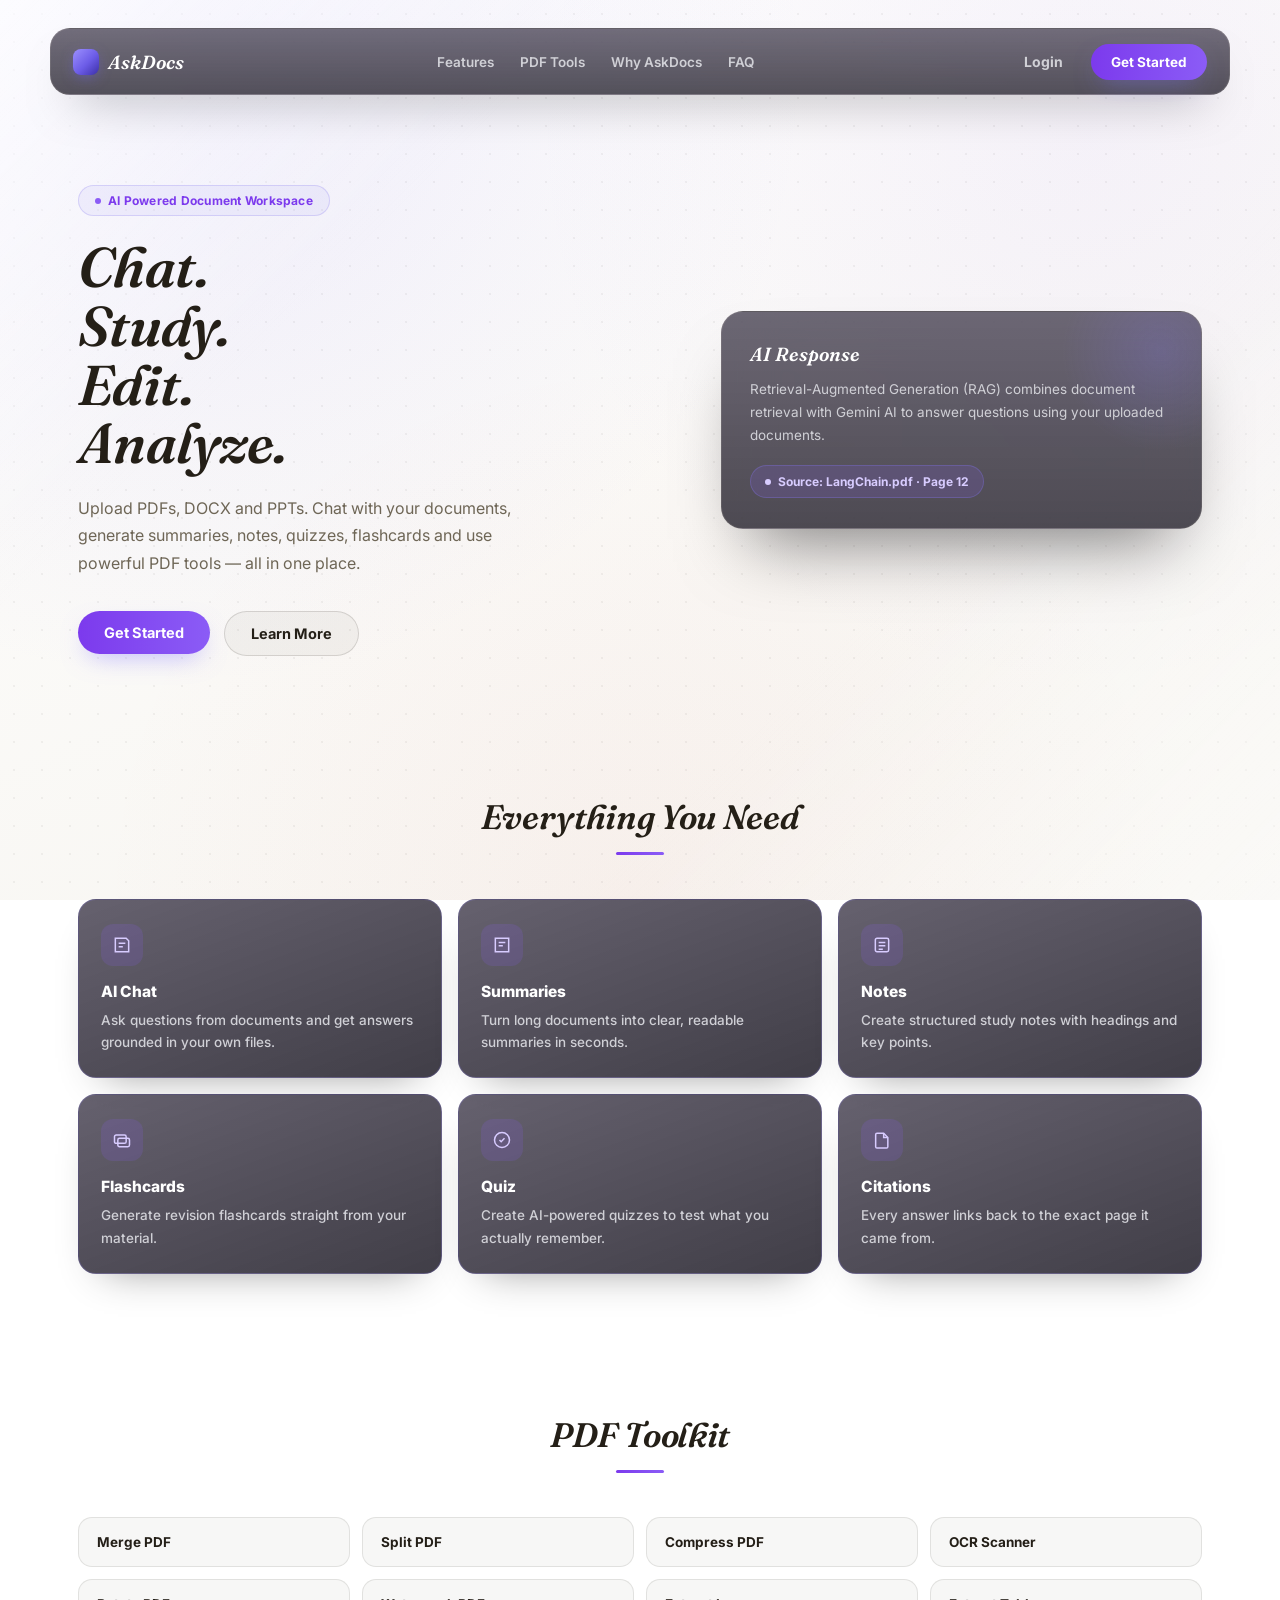
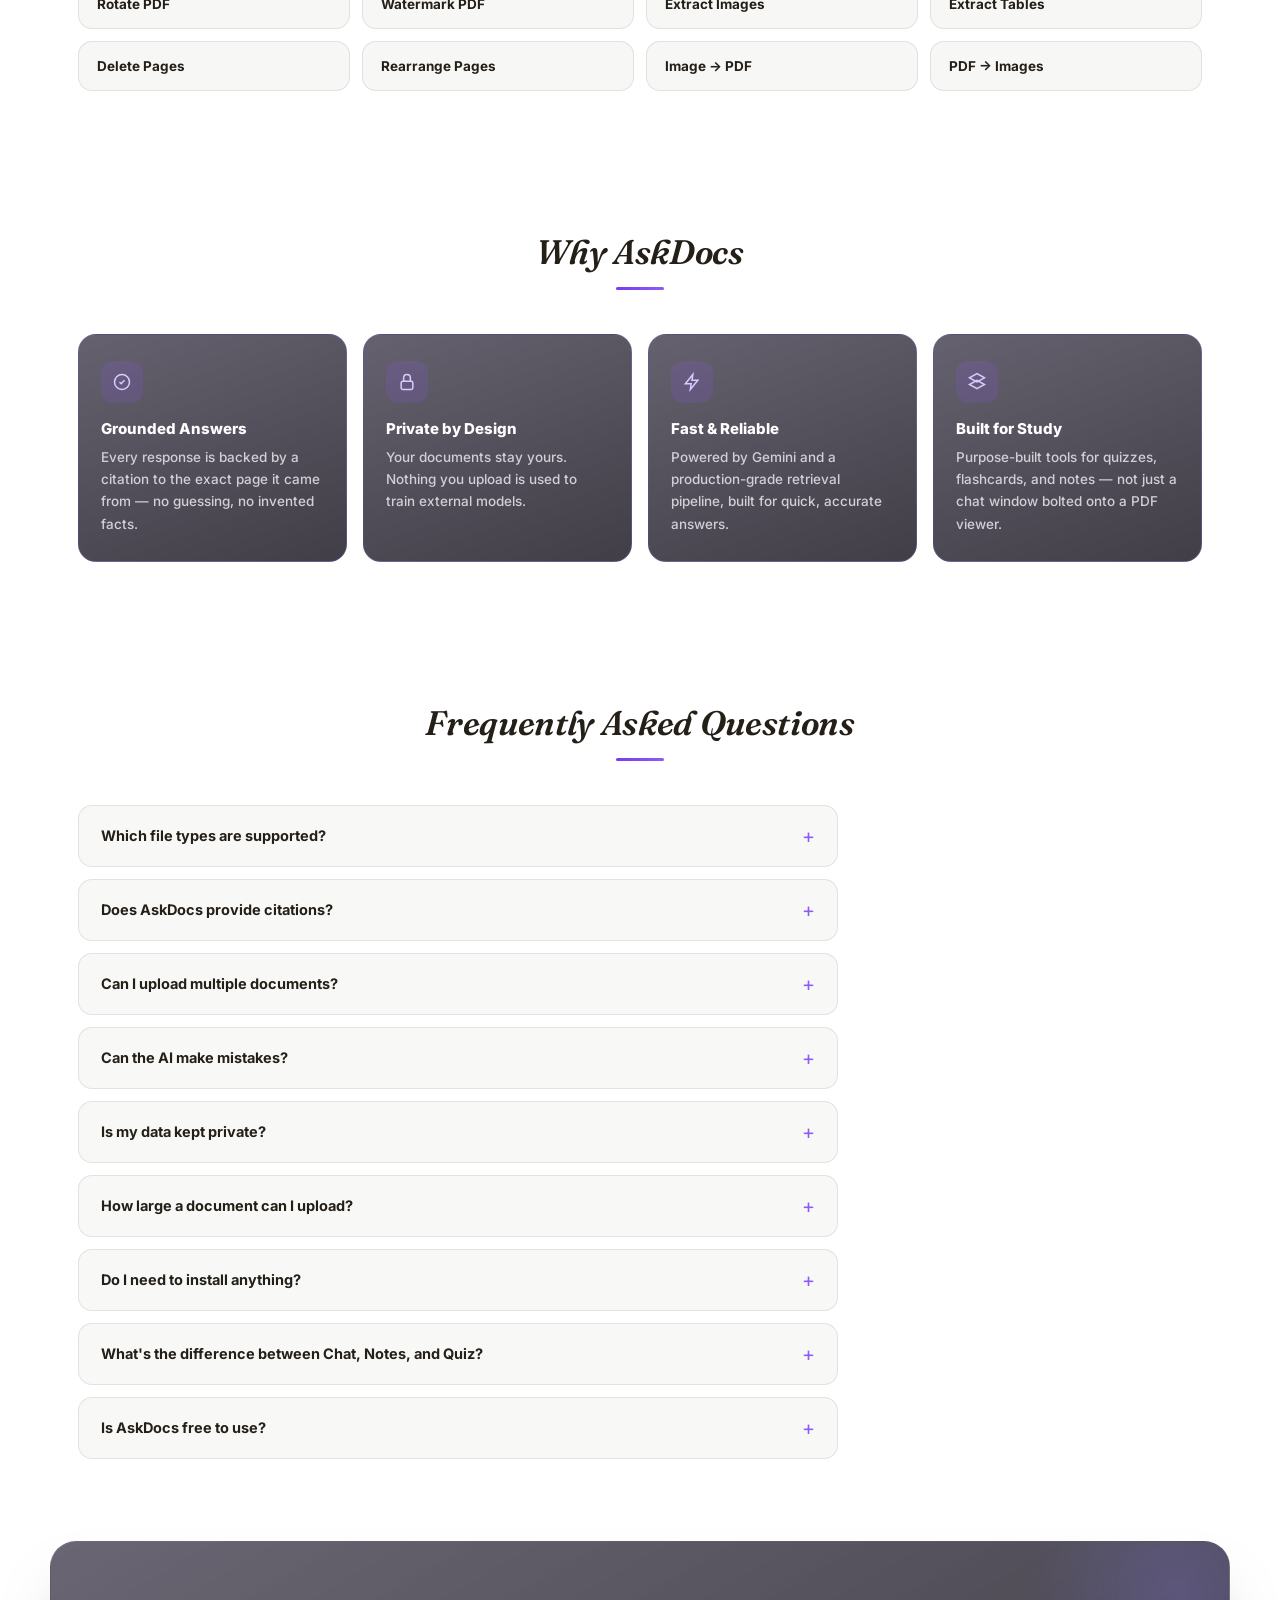
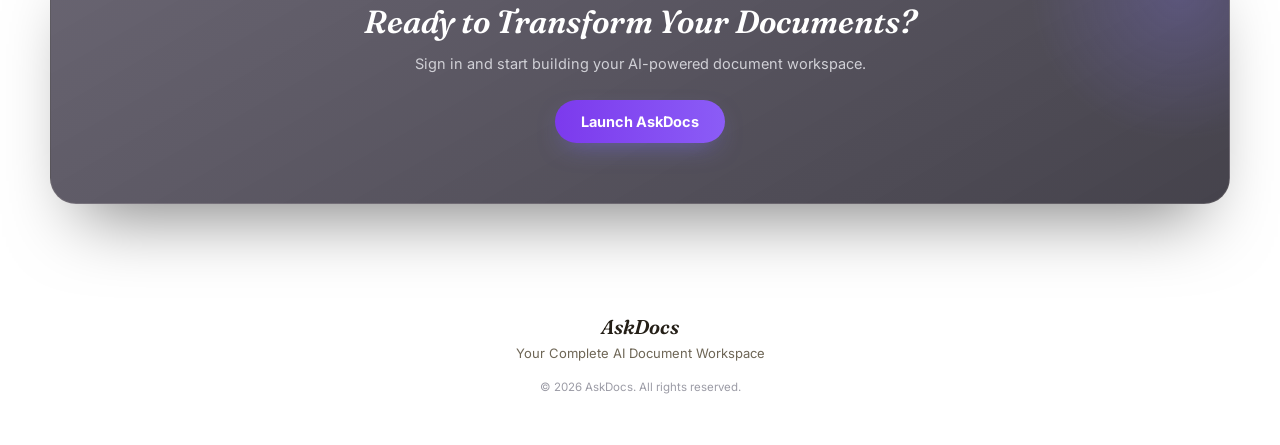
<file: frontend/index.html>
<!DOCTYPE html>
<html lang="en">
<head>
<meta charset="UTF-8">
<meta name="viewport" content="width=device-width, initial-scale=1.0">
<title>AskDocs | AI Document Workspace</title>

<link rel="preconnect" href="https://fonts.googleapis.com">
<link rel="preconnect" href="https://fonts.gstatic.com" crossorigin>
<link href="https://fonts.googleapis.com/css2?family=Inter:wght@400;500;600;700;800&family=Fraunces:ital,wght@0,600;0,700;1,500;1,600&display=swap" rel="stylesheet">

<style>
/* ==========================================================
   DESIGN SYSTEM
   Same tokens as the AskDocs dashboard: a glossy white/off-white
   page canvas, with dark glass panels floating on top of it. Text
   inside those dark panels is a warm beige (not plain white) —
   that's the "purple + beige" identity carried over from the app.
   ========================================================== */
:root{
  --font-display:'Fraunces', serif;
  --purple:#8B5CF6;
  --purple-dark:#7C3AED;
  --purple-deep:#D8CCFF;
  --purple-light:rgba(139,92,246,.16);
  --purple-100:rgba(139,92,246,.10);
  --cyan:#2BBCC9;
  --amber:#E0A030;
  --green:#2ECC91;
  --red:#EB5A50;

  --ink:#FFFFFF;
  --ink-soft:#D0D0D6;
  --ink-faint:#9C9CA6;
  --border:rgba(240,233,218,.10);
  --border-soft:rgba(240,233,218,.06);

  --page-ink:#241F17;
  --page-ink-soft:#6E6656;

  --radius-sm:10px;
  --radius-md:14px;
  --radius-lg:20px;
  --radius-pill:999px;
  --ease:cubic-bezier(.4,0,.2,1);
  --gutter:28px;
}

*,*::before,*::after{box-sizing:border-box}
html{scroll-behavior:smooth}

body{
  margin:0;
  font-family:'Inter',-apple-system,sans-serif;
  background:
    radial-gradient(circle at 15% 8%, rgba(133,119,240,.12), transparent 45%),
    radial-gradient(circle at 85% 15%, rgba(139,92,246,.06), transparent 42%),
    radial-gradient(circle at 50% 100%, rgba(224,69,59,.04), transparent 50%),
    linear-gradient(160deg, #FFFFFF 0%, #F6F4EF 100%);
  background-attachment:fixed;
  color:var(--page-ink);
  -webkit-font-smoothing:antialiased;
  position:relative;
}
body::after{
  content:"";position:fixed;inset:0;
  background:linear-gradient(135deg, rgba(255,255,255,.7) 0%, transparent 28%, transparent 68%, rgba(255,255,255,.5) 100%);
  pointer-events:none;z-index:0;
}
body::before{
  content:"";position:fixed;inset:0;
  background-image:radial-gradient(rgba(36,31,23,.05) 1px, transparent 1px);
  background-size:28px 28px;pointer-events:none;z-index:0;
}

a{text-decoration:none;color:inherit}
.wrap{max-width:1180px;margin:0 auto;padding:0 28px;position:relative;z-index:1}

.gradient-rule{width:48px;height:3px;border-radius:2px;background:linear-gradient(90deg,var(--purple-dark),var(--purple));margin:14px auto 0}
.gradient-rule.left{margin:14px 0 0}

/* ==========================================================
   BUTTONS
   ========================================================== */
.primary-btn{
  display:inline-flex;align-items:center;gap:8px;
  padding:13px 26px;border:none;border-radius:var(--radius-pill);
  background:linear-gradient(90deg,var(--purple-dark),var(--purple));color:#fff;
  font-family:inherit;font-size:14.5px;font-weight:700;cursor:pointer;white-space:nowrap;
  box-shadow:0 10px 26px -10px rgba(124,111,255,.55);
  transition:filter .15s var(--ease), transform .15s var(--ease);
}
.primary-btn:hover{filter:brightness(1.08);transform:translateY(-1px)}
.secondary-btn{
  display:inline-flex;align-items:center;gap:8px;
  padding:13px 26px;border-radius:var(--radius-pill);
  background:rgba(36,31,23,.04);border:1.5px solid rgba(36,31,23,.14);
  color:var(--page-ink);font-family:inherit;font-size:14.5px;font-weight:700;cursor:pointer;
  transition:border-color .15s var(--ease), background .15s var(--ease);
}
.secondary-btn:hover{border-color:var(--purple);background:rgba(133,119,240,.06)}
.login-btn{
  padding:10px 18px;border-radius:var(--radius-pill);border:none;background:transparent;
  color:var(--page-ink);font-family:inherit;font-size:14px;font-weight:700;cursor:pointer;
}
.login-btn:hover{color:var(--purple-dark)}

/* ==========================================================
   NAVBAR — floating glass bar, same language as the dashboard topbar
   ========================================================== */
.navbar{
  position:sticky;top:var(--gutter);z-index:50;
  max-width:1180px;margin:var(--gutter) auto 0;
  display:flex;align-items:center;justify-content:space-between;
  padding:14px 22px;border-radius:20px;
  background:linear-gradient(180deg, rgba(48,42,60,.68) 0%, rgba(28,25,36,.75) 100%);
  backdrop-filter:blur(24px) saturate(160%);
  -webkit-backdrop-filter:blur(24px) saturate(160%);
  border:1px solid rgba(240,233,218,.1);
  box-shadow:0 24px 48px -26px rgba(0,0,0,.5);
}
.logo{
  display:flex;align-items:center;gap:9px;
  font-family:var(--font-display);font-style:italic;font-weight:600;
  font-size:19px;color:var(--ink);
}
.logo::before{
  content:"";width:26px;height:26px;border-radius:8px;flex-shrink:0;
  background:linear-gradient(135deg,#9C90FF,#6C5CE7 55%,#3B2FA8);
  box-shadow:0 4px 14px -3px rgba(108,92,233,.6);
}
.navbar nav{display:flex;gap:26px}
.navbar nav a{font-size:13.5px;font-weight:600;color:var(--ink-soft);transition:color .15s var(--ease)}
.navbar nav a:hover{color:var(--ink)}
.nav-buttons{display:flex;align-items:center;gap:10px}
.navbar .login-btn{color:var(--ink-soft)}
.navbar .login-btn:hover{color:var(--ink)}
.navbar .primary-btn{padding:10px 20px;font-size:13.5px}

@media(max-width:860px){
  .navbar{flex-wrap:wrap;row-gap:12px;padding:14px 16px}
  .navbar nav{
    order:3;width:100%;
    display:flex;gap:8px;
    overflow-x:auto;
    padding-top:10px;
    border-top:1px solid rgba(240,233,218,.08);
    scrollbar-width:none;
  }
  .navbar nav::-webkit-scrollbar{display:none}
  .navbar nav a{
    flex-shrink:0;white-space:nowrap;
    padding:7px 13px;border-radius:var(--radius-pill);
    background:rgba(240,233,218,.06);
    border:1px solid rgba(240,233,218,.08);
  }
}

/* ==========================================================
   HERO
   ========================================================== */
.hero{
  max-width:1180px;margin:0 auto;padding:90px 28px 70px;
  display:grid;grid-template-columns:1.1fr .9fr;gap:56px;align-items:center;
  position:relative;z-index:1;
}
.badge{
  display:inline-flex;align-items:center;gap:7px;
  padding:7px 16px;border-radius:var(--radius-pill);
  background:rgba(133,119,240,.08);border:1px solid rgba(133,119,240,.25);
  color:var(--purple-dark);font-size:12px;font-weight:700;letter-spacing:.02em;
  margin-bottom:22px;
}
.badge::before{content:"";width:6px;height:6px;border-radius:50%;background:var(--purple)}

.hero-left h1{
  font-family:var(--font-display);font-style:italic;font-weight:600;
  font-size:56px;line-height:1.05;letter-spacing:-.01em;margin:0 0 22px;color:var(--page-ink);
}
.hero-left p{
  font-size:16px;line-height:1.7;color:var(--page-ink-soft);max-width:480px;margin:0 0 34px;
}
.hero-buttons{display:flex;gap:14px;flex-wrap:wrap}

.hero-right{position:relative}
.hero-card{
  border-radius:22px;padding:30px 28px;
  background:linear-gradient(180deg, rgba(48,42,60,.7) 0%, rgba(28,25,36,.78) 100%);
  backdrop-filter:blur(24px) saturate(160%);
  -webkit-backdrop-filter:blur(24px) saturate(160%);
  border:1px solid rgba(240,233,218,.1);
  box-shadow:0 40px 70px -30px rgba(0,0,0,.5);
  position:relative;overflow:hidden;
}
.hero-card::after{
  content:"";position:absolute;right:-60px;top:-60px;width:200px;height:200px;border-radius:50%;
  background:radial-gradient(circle, rgba(133,119,240,.22), transparent 70%);pointer-events:none;
}
.hero-card h3{
  font-family:var(--font-display);font-style:italic;font-weight:600;font-size:19px;
  margin:0 0 12px;color:var(--ink);position:relative;z-index:1;
}
.hero-card p{
  font-size:13.5px;line-height:1.7;color:var(--ink-soft);margin:0 0 18px;position:relative;z-index:1;
}
.citation{
  display:inline-flex;align-items:center;gap:7px;
  padding:8px 14px;border-radius:var(--radius-pill);
  background:var(--purple-light);border:1px solid rgba(133,119,240,.3);
  color:var(--purple-deep);font-size:12px;font-weight:700;position:relative;z-index:1;
}
.citation::before{content:"";width:6px;height:6px;border-radius:50%;background:var(--purple-deep)}

@media(max-width:900px){
  .hero{grid-template-columns:1fr;padding-top:60px}
  .hero-left h1{font-size:42px}
}

/* ==========================================================
   SECTION SHELL
   ========================================================== */
section.block{max-width:1180px;margin:0 auto;padding:70px 28px;position:relative;z-index:1}
.section-head{text-align:center;margin-bottom:44px}
.section-head h2{
  font-family:var(--font-display);font-style:italic;font-weight:600;
  font-size:34px;margin:0;color:var(--page-ink);letter-spacing:-.01em;
}

/* ==========================================================
   FEATURES
   ========================================================== */
.feature-grid{display:grid;grid-template-columns:repeat(3, 1fr);gap:16px}
.feature-card{
  border-radius:18px;padding:24px 22px;
  background:linear-gradient(160deg, rgba(48,42,60,.74), rgba(28,25,36,.84));
  backdrop-filter:blur(20px) saturate(150%);
  -webkit-backdrop-filter:blur(20px) saturate(150%);
  border:1px solid rgba(133,119,240,.22);
  box-shadow:0 20px 40px -26px rgba(0,0,0,.45);
  transition:transform .18s var(--ease), border-color .18s var(--ease);
}
.feature-card:hover{transform:translateY(-4px);border-color:rgba(133,119,240,.5)}
.feature-card h3{
  font-size:15.5px;font-weight:800;margin:0 0 8px;color:var(--ink);
}
.feature-card p{font-size:13.5px;font-weight:500;line-height:1.65;color:var(--ink-soft);margin:0}

@media(max-width:860px){.feature-grid{grid-template-columns:repeat(2,1fr)}}
@media(max-width:560px){.feature-grid{grid-template-columns:1fr}}

/* ==========================================================
   PDF TOOLKIT
   ========================================================== */
.tool-grid{display:grid;grid-template-columns:repeat(4, 1fr);gap:12px}
.tool-grid div{
  padding:16px 18px;border-radius:14px;
  background:rgba(36,31,23,.035);border:1px solid rgba(36,31,23,.1);
  font-size:13.5px;font-weight:700;color:var(--page-ink);
  transition:border-color .15s var(--ease), background .15s var(--ease), transform .15s var(--ease);
}
.tool-grid div:hover{border-color:var(--purple);background:rgba(133,119,240,.06);transform:translateY(-2px)}

@media(max-width:860px){.tool-grid{grid-template-columns:repeat(3,1fr)}}
@media(max-width:560px){.tool-grid{grid-template-columns:repeat(2,1fr)}}

/* ==========================================================
   HOW IT WORKS
   ========================================================== */
/* ==========================================================
   WHY ASKDOCS
   ========================================================== */
.why-grid{display:grid;grid-template-columns:repeat(4, 1fr);gap:16px}
.why-card{
  padding:26px 22px;border-radius:18px;text-align:left;
  background:linear-gradient(160deg, rgba(48,42,60,.74), rgba(28,25,36,.84));
  backdrop-filter:blur(20px) saturate(150%);
  -webkit-backdrop-filter:blur(20px) saturate(150%);
  border:1px solid rgba(133,119,240,.22);
  transition:transform .18s var(--ease), border-color .18s var(--ease);
}
.why-card:hover{transform:translateY(-4px);border-color:rgba(139,92,246,.5)}
.why-icon{
  width:42px;height:42px;border-radius:12px;margin-bottom:16px;
  display:flex;align-items:center;justify-content:center;
  background:var(--purple-light);color:var(--purple-deep);
}
.why-icon svg{width:20px;height:20px}
.why-card h3{font-size:15px;font-weight:800;margin:0 0 8px;color:var(--ink)}
.why-card p{font-size:13.5px;font-weight:500;line-height:1.65;color:var(--ink-soft);margin:0}

@media(max-width:900px){.why-grid{grid-template-columns:repeat(2,1fr)}}
@media(max-width:560px){.why-grid{grid-template-columns:1fr}}

/* ==========================================================
   FAQ
   ========================================================== */
.faq{max-width:760px}
.faq details{
  border-radius:14px;padding:18px 22px;margin-bottom:12px;
  background:rgba(36,31,23,.03);border:1px solid rgba(36,31,23,.1);
  transition:border-color .15s var(--ease);
}
.faq details[open]{border-color:var(--purple)}
.faq summary{
  font-size:14.5px;font-weight:700;color:var(--page-ink);cursor:pointer;
  list-style:none;display:flex;justify-content:space-between;align-items:center;
}
.faq summary::-webkit-details-marker{display:none}
.faq summary::after{
  content:"+";font-size:20px;font-weight:400;color:var(--purple);flex-shrink:0;margin-left:16px;
  transition:transform .2s var(--ease);
}
.faq details[open] summary::after{transform:rotate(45deg)}
.faq details p{font-size:13.5px;line-height:1.7;color:var(--page-ink-soft);margin:14px 0 0}

/* ==========================================================
   CTA
   ========================================================== */
.cta{
  max-width:1180px;margin:0 auto 70px;padding:60px 40px;text-align:center;
  border-radius:26px;position:relative;z-index:1;overflow:hidden;
  background:linear-gradient(150deg, rgba(48,42,60,.72) 0%, rgba(28,25,36,.82) 100%);
  backdrop-filter:blur(24px) saturate(160%);
  -webkit-backdrop-filter:blur(24px) saturate(160%);
  border:1px solid rgba(240,233,218,.1);
  box-shadow:0 40px 70px -30px rgba(0,0,0,.5);
}
.cta::after{
  content:"";position:absolute;right:-100px;top:-100px;width:300px;height:300px;border-radius:50%;
  background:radial-gradient(circle, rgba(133,119,240,.25), transparent 70%);pointer-events:none;
}
.cta h2{
  font-family:var(--font-display);font-style:italic;font-weight:600;
  font-size:32px;margin:0 0 14px;color:var(--ink);position:relative;z-index:1;
}
.cta p{font-size:14.5px;color:var(--ink-soft);margin:0 0 28px;position:relative;z-index:1}
.cta .primary-btn{position:relative;z-index:1}

/* ==========================================================
   FOOTER
   ========================================================== */
footer{
  text-align:center;padding:40px 28px 50px;position:relative;z-index:1;
}
footer h3{
  font-family:var(--font-display);font-style:italic;font-weight:600;
  font-size:20px;margin:0 0 6px;color:var(--page-ink);
}
footer p{font-size:13px;color:var(--page-ink-soft);margin:0 0 14px}
footer small{font-size:11.5px;color:var(--ink-faint)}
</style>
</head>
<body>

<header class="navbar">
    <div class="logo">AskDocs</div>

    <nav>
        <a href="#features">Features</a>
        <a href="#tools">PDF Tools</a>
        <a href="#why">Why AskDocs</a>
        <a href="#faq">FAQ</a>
    </nav>

    <div class="nav-buttons">
        <a href="pages/login.html">
            <button class="login-btn">Login</button>
        </a>

        <a href="pages/register.html">
            <button class="primary-btn">Get Started</button>
        </a>
    </div>
</header>

<section class="hero">
    <div class="hero-left">
        <span class="badge">AI Powered Document Workspace</span>

        <h1>
            Chat.<br>
            Study.<br>
            Edit.<br>
            Analyze.
        </h1>

        <p>
            Upload PDFs, DOCX and PPTs. Chat with your documents,
            generate summaries, notes, quizzes, flashcards and
            use powerful PDF tools — all in one place.
        </p>

        <div class="hero-buttons">
            <a href="pages/register.html">
                <button class="primary-btn">Get Started</button>
            </a>

            <a href="#why">
                <button class="secondary-btn">Learn More</button>
            </a>
        </div>
    </div>

    <div class="hero-right">
        <div class="hero-card">
            <h3>AI Response</h3>

            <p>
                Retrieval-Augmented Generation (RAG) combines
                document retrieval with Gemini AI to answer
                questions using your uploaded documents.
            </p>

            <div class="citation">
                Source: LangChain.pdf · Page 12
            </div>
        </div>
    </div>
</section>

<section id="features" class="block">
    <div class="section-head">
        <h2>Everything You Need</h2>
        <div class="gradient-rule"></div>
    </div>

    <div class="feature-grid">
        <div class="feature-card">
            <div class="why-icon"><svg viewBox="0 0 24 24" fill="none" stroke="currentColor" stroke-width="1.8"><path d="M4 4h13l3 3v13H4z"/><path d="M8 10h8M8 14h5"/></svg></div>
            <h3>AI Chat</h3><p>Ask questions from documents and get answers grounded in your own files.</p>
        </div>
        <div class="feature-card">
            <div class="why-icon"><svg viewBox="0 0 24 24" fill="none" stroke="currentColor" stroke-width="1.8"><path d="M4 4h16v16H4z"/><path d="M8 9h8M8 13h5"/></svg></div>
            <h3>Summaries</h3><p>Turn long documents into clear, readable summaries in seconds.</p>
        </div>
        <div class="feature-card">
            <div class="why-icon"><svg viewBox="0 0 24 24" fill="none" stroke="currentColor" stroke-width="1.8"><rect x="4" y="4" width="16" height="16" rx="2"/><path d="M8 9h8M8 13h8M8 17h5"/></svg></div>
            <h3>Notes</h3><p>Create structured study notes with headings and key points.</p>
        </div>
        <div class="feature-card">
            <div class="why-icon"><svg viewBox="0 0 24 24" fill="none" stroke="currentColor" stroke-width="1.8"><rect x="3" y="6" width="14" height="10" rx="2"/><rect x="7" y="10" width="14" height="10" rx="2"/></svg></div>
            <h3>Flashcards</h3><p>Generate revision flashcards straight from your material.</p>
        </div>
        <div class="feature-card">
            <div class="why-icon"><svg viewBox="0 0 24 24" fill="none" stroke="currentColor" stroke-width="1.8"><path d="M9 12l2 2 4-4"/><circle cx="12" cy="12" r="9"/></svg></div>
            <h3>Quiz</h3><p>Create AI-powered quizzes to test what you actually remember.</p>
        </div>
        <div class="feature-card">
            <div class="why-icon"><svg viewBox="0 0 24 24" fill="none" stroke="currentColor" stroke-width="1.8"><path d="M6 4h8l5 5v11a1.6 1.6 0 01-1.6 1.6H6A1.6 1.6 0 014.4 20V5.6A1.6 1.6 0 016 4z"/><path d="M14 4v5h5"/></svg></div>
            <h3>Citations</h3><p>Every answer links back to the exact page it came from.</p>
        </div>
    </div>
</section>

<section id="tools" class="block">
    <div class="section-head">
        <h2>PDF Toolkit</h2>
        <div class="gradient-rule"></div>
    </div>

    <div class="tool-grid">
        <div>Merge PDF</div>
        <div>Split PDF</div>
        <div>Compress PDF</div>
        <div>OCR Scanner</div>
        <div>Rotate PDF</div>
        <div>Watermark PDF</div>
        <div>Extract Images</div>
        <div>Extract Tables</div>
        <div>Delete Pages</div>
        <div>Rearrange Pages</div>
        <div>Image → PDF</div>
        <div>PDF → Images</div>
    </div>
</section>

<section id="why" class="block">
    <div class="section-head">
        <h2>Why AskDocs</h2>
        <div class="gradient-rule"></div>
    </div>

    <div class="why-grid">
        <div class="why-card">
            <div class="why-icon">
                <svg viewBox="0 0 24 24" fill="none" stroke="currentColor" stroke-width="1.8"><path d="M9 12l2 2 4-4"/><circle cx="12" cy="12" r="9"/></svg>
            </div>
            <h3>Grounded Answers</h3>
            <p>Every response is backed by a citation to the exact page it came from — no guessing, no invented facts.</p>
        </div>

        <div class="why-card">
            <div class="why-icon">
                <svg viewBox="0 0 24 24" fill="none" stroke="currentColor" stroke-width="1.8"><rect x="5" y="11" width="14" height="10" rx="2"/><path d="M8 11V7a4 4 0 018 0v4"/></svg>
            </div>
            <h3>Private by Design</h3>
            <p>Your documents stay yours. Nothing you upload is used to train external models.</p>
        </div>

        <div class="why-card">
            <div class="why-icon">
                <svg viewBox="0 0 24 24" fill="none" stroke="currentColor" stroke-width="1.8"><path d="M13 3L4 14h7l-1 7 9-11h-7l1-7z"/></svg>
            </div>
            <h3>Fast & Reliable</h3>
            <p>Powered by Gemini and a production-grade retrieval pipeline, built for quick, accurate answers.</p>
        </div>

        <div class="why-card">
            <div class="why-icon">
                <svg viewBox="0 0 24 24" fill="none" stroke="currentColor" stroke-width="1.8"><path d="M12 20l9-5-9-5-9 5 9 5z"/><path d="M12 12L3 7l9-5 9 5-9 5z"/></svg>
            </div>
            <h3>Built for Study</h3>
            <p>Purpose-built tools for quizzes, flashcards, and notes — not just a chat window bolted onto a PDF viewer.</p>
        </div>
    </div>
</section>

<section id="faq" class="block">
    <div class="section-head">
        <h2>Frequently Asked Questions</h2>
        <div class="gradient-rule"></div>
    </div>

    <div class="faq">
        <details>
            <summary>Which file types are supported?</summary>
            <p>PDF, DOCX and PPTX.</p>
        </details>

        <details>
            <summary>Does AskDocs provide citations?</summary>
            <p>Yes. Every AI answer includes references from your uploaded documents, down to the exact page.</p>
        </details>

        <details>
            <summary>Can I upload multiple documents?</summary>
            <p>Yes. Organize them inside your workspace and scope chat, quizzes, and notes to a specific file whenever you want.</p>
        </details>

        <details>
            <summary>Can the AI make mistakes?</summary>
            <p>Yes — AskDocs is grounded in your documents to minimize errors, but AI-generated answers can still be wrong. Always check the cited source before relying on an answer for something important.</p>
        </details>

        <details>
            <summary>Is my data kept private?</summary>
            <p>Your documents are used only to answer your own questions and generate your own study materials. They're never used to train external models or shared with other users.</p>
        </details>

        <details>
            <summary>How large a document can I upload?</summary>
            <p>AskDocs is built to handle everything from a single-page handout to full textbooks and lecture packs. Larger documents may take a little longer to process.</p>
        </details>

        <details>
            <summary>Do I need to install anything?</summary>
            <p>No. AskDocs runs entirely in your browser — upload a file and start asking questions, no downloads or extensions required.</p>
        </details>

        <details>
            <summary>What's the difference between Chat, Notes, and Quiz?</summary>
            <p>Chat answers specific questions with citations. Notes turns a document into an organized outline you can review. Quiz and Flashcards generate practice material to test what you've actually retained.</p>
        </details>

        <details>
            <summary>Is AskDocs free to use?</summary>
            <p>You can get started right away — create an account and start uploading documents in minutes.</p>
        </details>
    </div>
</section>

<section class="cta">
    <h2>Ready to Transform Your Documents?</h2>
    <p>Sign in and start building your AI-powered document workspace.</p>

    <a href="pages/register.html">
        <button class="primary-btn">Launch AskDocs</button>
    </a>
</section>

<footer>
    <h3>AskDocs</h3>
    <p>Your Complete AI Document Workspace</p>
    <small>© 2026 AskDocs. All rights reserved.</small>
</footer>

</body>
</html>
</file>
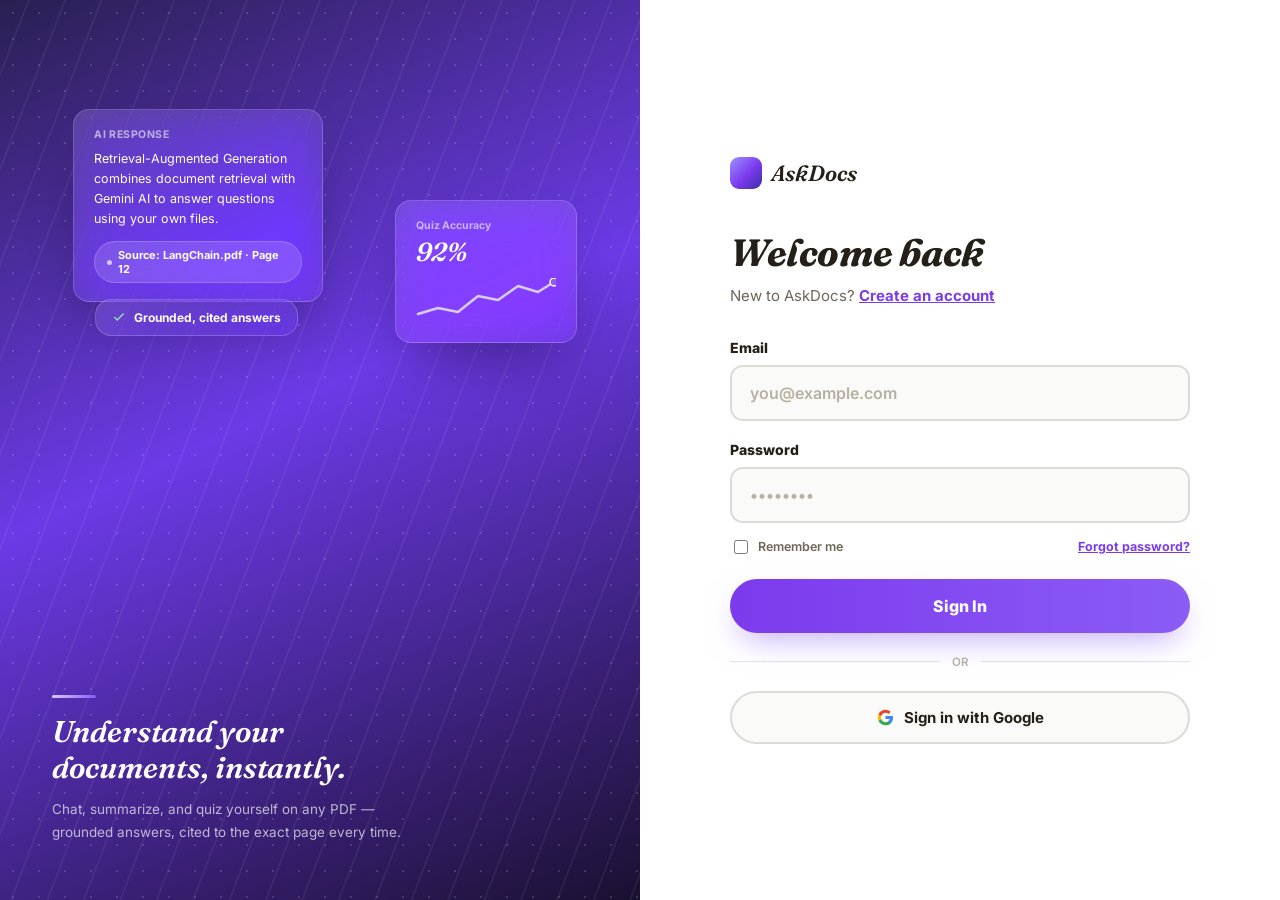
<file: frontend/pages/dashboard.html>
<!DOCTYPE html>
<html lang="en">
<head>
<meta charset="UTF-8">
<meta name="viewport" content="width=device-width,initial-scale=1.0">
<title>AskDocs — Dashboard</title>
<link rel="icon" type="image/svg+xml" href="data:image/svg+xml,%3Csvg xmlns='http://www.w3.org/2000/svg' viewBox='0 0 64 64'%3E%3Cdefs%3E%3ClinearGradient id='g' x1='6' y1='8' x2='48' y2='56'%3E%3Cstop offset='0' stop-color='%238B7CFF'/%3E%3Cstop offset='.55' stop-color='%236C5CE9'/%3E%3Cstop offset='1' stop-color='%233B2FA8'/%3E%3C/linearGradient%3E%3C/defs%3E%3Cpath d='M16 8h20l12 12v30a6 6 0 01-6 6H16a6 6 0 01-6-6V14a6 6 0 016-6z' fill='url(%23g)'/%3E%3Cpath d='M20 24h18M20 31h18' stroke='%23fff' stroke-width='2.6' stroke-linecap='round' opacity='.55'/%3E%3Cpath d='M22 40c0-3 2.5-4 4.5-5.2 1.6-1 2.5-1.8 2.5-3.3 0-2-1.6-3-3.5-3-1.6 0-3 .8-3.7 2.2' stroke='%23fff' stroke-width='2.6' stroke-linecap='round' fill='none'/%3E%3Ccircle cx='25.5' cy='44.5' r='1.6' fill='%23fff'/%3E%3C/svg%3E">
<link rel="preconnect" href="https://fonts.googleapis.com">
<link rel="preconnect" href="https://fonts.gstatic.com" crossorigin>
<link href="https://fonts.googleapis.com/css2?family=Inter:wght@400;500;600;700;800;900&family=Fraunces:ital,wght@0,600;0,700;1,500;1,600&display=swap" rel="stylesheet">
<style>
/* ==========================================================
   TOKENS
   ========================================================== */
/* ==========================================================
   DESIGN SYSTEM — "Floating Glass" layout

   The old layout had the sidebar, topbar, and sources panel all
   touching the edges of the browser window, like flat tiles glued
   together. This version gives every major panel its own rounded
   corners, its own soft shadow, and a gap of space (--gutter) around
   it — so the whole dashboard reads as a set of floating glass cards
   over a quiet background, instead of one flat surface.

   Everything that controls that spacing lives in --gutter below.
   Change that one number and the whole layout's breathing room
   scales with it.
   ========================================================== */
:root{
  --font-display:'Fraunces', serif;
  --purple:#7C6FFF;
  --purple-dark:#5B4FE9;
  --purple-deep:#4A3FD6;
  --purple-light:rgba(124,111,255,.10);
  --purple-100:rgba(124,111,255,.06);
  --cyan:#1AA6B8;
  --amber:#C97A0E;
  --green:#189A63;
  --red:#D8433A;

  /* One text-color family now, used everywhere — every surface in
     this theme is light (white cards on a light gray page), so
     there's no more "light text on dark panel" vs "dark text on
     light canvas" distinction to get wrong. This is the single
     biggest fix over the old system. */
  --ink:#18181B;
  --ink-soft:#52525B;
  --ink-faint:#8B8A97;
  --border:#E9E8EF;
  --border-soft:#F0EFF3;
  --bg:#F4F3F7;
  --white:#FFFFFF;
  --surface:#FFFFFF;
  --surface-2:#FAFAFB;

  --sidebar-w:264px;
  --sources-w:300px;
  --topbar-h:72px;
  --gutter:42px;

  --radius-sm:10px;
  --radius-md:14px;
  --radius-lg:20px;
  --radius-pill:999px;

  --shadow-sm:0 1px 2px rgba(24,24,27,.06), 0 1px 1px rgba(24,24,27,.04);
  --shadow-md:0 12px 28px -14px rgba(24,24,27,.14);
  --shadow-lg:0 24px 48px -20px rgba(24,24,27,.18);

  --ease:cubic-bezier(.4,0,.2,1);
}

*,*::before,*::after{box-sizing:border-box}

/* The HTML "hidden" attribute normally means display:none, but our own
   .panel class (and others) set their own "display" value, which wins
   over the browser's built-in hidden rule. This line makes sure that
   anything marked hidden actually disappears, no matter what other
   display value its class would otherwise give it. */
[hidden]{display:none !important}
html{-webkit-text-size-adjust:100%}

body{
  margin:0;
  font-family:'Inter',-apple-system,sans-serif;
  background:var(--bg);
  color:var(--ink);
  -webkit-font-smoothing:antialiased;
  position:relative;
}

::selection{background:var(--purple-light);color:var(--purple-deep)}

button{font-family:inherit}

@media (prefers-reduced-motion: reduce){
  *,*::before,*::after{animation-duration:.001ms !important;transition-duration:.001ms !important}
}

a:focus-visible,button:focus-visible,input:focus-visible,textarea:focus-visible{
  outline:2.5px solid var(--purple);
  outline-offset:2px;
}

/* ==========================================================
   LAYOUT SHELL
   ========================================================== */
/* The old layout put navigation in a tall LEFT SIDEBAR (a vertical
   list of links running down the side of the screen). This version
   turns that 90 degrees: there's no sidebar at all anymore — instead,
   one floating header sits across the TOP of the page, with the
   navigation links laid out in a horizontal, scrollable row underneath
   the search/profile bar. Everything below the header is just two
   columns: the main content, and the sources panel on the right. */
.shell{
  display:grid;
  grid-template-columns:var(--sidebar-w) 1fr;
  gap:var(--gutter);
  min-height:100vh;
  padding:var(--gutter);
  position:relative;
  z-index:1;
}

/* ==========================================================
   SIDEBAR
   A floating glass card: rounded on all corners, sitting with
   breathing room around it instead of touching the screen edge.
   ========================================================== */
.sidebar{
  position:sticky;
  top:var(--gutter);
  height:calc(100vh - (var(--gutter) * 2));
  background:var(--surface);
  border:1px solid var(--border);
  border-radius:26px;
  box-shadow:0 4px 24px -12px rgba(24,24,27,.08);
  display:flex;
  flex-direction:column;
  padding:24px 18px;
}

.brand{
  display:flex;align-items:center;gap:9px;
  padding:6px 8px 22px;
}
.brand-mark{
  width:30px;height:30px;flex-shrink:0;
  display:flex;align-items:center;justify-content:center;
  filter:drop-shadow(0 4px 14px rgba(108,92,233,.5));
}
.brand-name{
  font-family:var(--font-display);font-style:italic;font-weight:600;
  font-size:20px;color:var(--ink);letter-spacing:0;
}

.sidebar-scroll{
  flex:1;
  overflow-y:auto;
  min-height:0;
  scrollbar-width:thin;
}
.sidebar-scroll::-webkit-scrollbar{width:5px}
.sidebar-scroll::-webkit-scrollbar-thumb{background:rgba(24,24,27,.14);border-radius:3px}

.nav-group{margin-bottom:20px}
.nav-group h4{
  font-size:10.5px;font-weight:700;letter-spacing:.09em;text-transform:uppercase;
  color:var(--ink-faint);padding:0 10px;margin:0 0 8px;
}
.nav-link{
  display:flex;align-items:center;gap:11px;
  padding:9.5px 10px;border-radius:9px;
  font-size:14px;font-weight:600;color:var(--ink-soft);
  text-decoration:none;cursor:pointer;border:none;background:none;width:100%;text-align:left;
  transition:background .15s var(--ease), color .15s var(--ease);
  margin-bottom:2px;
  position:relative;
}
.nav-link svg{width:17px;height:17px;flex-shrink:0;opacity:.8}
.nav-link:hover{background:rgba(24,24,27,.05);color:var(--ink)}
.nav-link.active{background:linear-gradient(90deg, rgba(133,119,240,.28), rgba(43,188,201,.14));color:var(--ink)}
.nav-link.active svg{opacity:1;color:var(--purple-deep)}
.nav-link.active::before{
  content:"";position:absolute;left:-16px;top:50%;transform:translateY(-50%);
  width:3px;height:18px;border-radius:0 4px 4px 0;background:var(--purple);
}

/* ==========================================================
   MAIN COLUMN
   ========================================================== */
.main{
  display:flex;
  flex-direction:column;
  min-width:0;
  gap:var(--gutter);
}

/* ---- topbar ----
   Same floating glass language as the sidebar and sources panel. */
.topbar{
  position:sticky;top:var(--gutter);z-index:20;
  height:var(--topbar-h);
  display:flex;align-items:center;gap:14px;
  padding:0 22px;
  border-radius:20px;
  background:var(--surface);
  border:1px solid var(--border);
  box-shadow:0 4px 20px -12px rgba(24,24,27,.08);
}
.topbar-spacer{flex:1}

.upload-btn-inline{
  display:inline-flex;align-items:center;gap:7px;flex-shrink:0;
  padding:9px 16px;border:none;border-radius:var(--radius-pill);
  background:linear-gradient(90deg,var(--purple),var(--cyan));color:#fff;
  font-family:inherit;font-size:13px;font-weight:700;cursor:pointer;white-space:nowrap;
  box-shadow:0 6px 16px -6px rgba(124,111,255,.5);
  transition:filter .15s var(--ease), transform .1s var(--ease);
}
.upload-btn-inline:hover{filter:brightness(1.08)}
.upload-btn-inline:active{transform:scale(.97)}

.logout-btn-glass{
  display:inline-flex;align-items:center;gap:7px;flex-shrink:0;
  padding:9px 16px;border-radius:var(--radius-pill);
  background:rgba(224,69,59,.12);
  backdrop-filter:blur(14px);
  -webkit-backdrop-filter:blur(14px);
  border:1.5px solid rgba(224,69,59,.35);
  color:var(--red);font-family:inherit;font-size:13px;font-weight:700;
  cursor:pointer;white-space:nowrap;
  transition:background .15s var(--ease), border-color .15s var(--ease), transform .1s var(--ease);
}
.logout-btn-glass:hover{background:rgba(224,69,59,.2);border-color:rgba(224,69,59,.5)}
.logout-btn-glass:active{transform:scale(.97)}

.search-wrap{
  flex:1;
  max-width:440px;
  position:relative;
}
.search-wrap svg{
  position:absolute;left:14px;top:50%;transform:translateY(-50%);
  width:16px;height:16px;color:var(--ink-faint);
  pointer-events:none;
}
.search-wrap input{
  width:100%;
  padding:9.5px 14px 9.5px 38px;
  border:1.5px solid var(--border);border-radius:var(--radius-pill);
  background:var(--surface);font-size:13.5px;font-family:inherit;color:var(--ink);
  transition:border-color .15s var(--ease), box-shadow .15s var(--ease);
}
.search-wrap input::placeholder{color:var(--ink-faint)}
.search-wrap input:focus{
  outline:none;border-color:var(--purple);
  box-shadow:0 0 0 4px rgba(91,79,233,.12);
}


.icon-btn{
  position:relative;
  width:38px;height:38px;border-radius:50%;
  border:1.5px solid var(--border);background:var(--surface);
  display:flex;align-items:center;justify-content:center;
  cursor:pointer;color:var(--ink-soft);flex-shrink:0;
  transition:border-color .15s var(--ease), color .15s var(--ease), background .15s var(--ease);
}
.icon-btn svg{width:17px;height:17px}
.icon-btn:hover{border-color:var(--purple);color:var(--purple);background:var(--purple-100)}
.icon-btn .dot{
  position:absolute;top:8px;right:8px;
  width:7px;height:7px;border-radius:50%;
  background:var(--red);border:1.5px solid #fff;
}


.profile-pill{
  display:flex;align-items:center;gap:9px;
  padding:6px 14px 6px 6px;
  background:var(--surface);border:1.5px solid var(--border);border-radius:var(--radius-pill);
  font-size:13.5px;font-weight:700;color:var(--ink);
  cursor:pointer;flex-shrink:0;white-space:nowrap;
  transition:border-color .15s var(--ease);
}
.profile-pill:hover{border-color:rgba(124,111,255,.4)}
.profile-avatar{
  width:29px;height:29px;border-radius:50%;flex-shrink:0;
  background:linear-gradient(135deg,#8A7EFF,#4A3FD6);
  display:flex;align-items:center;justify-content:center;
  color:#fff;font-size:12px;font-weight:800;
}

/* ---- workspace body ---- */
.workspace{
  flex:1;
  width:100%;
  max-width:1180px;
  margin:0 auto;
  padding:0 0 var(--gutter);
  display:flex;
  flex-direction:column;
  min-width:0;
}

/* welcome card */
.welcome-card{
  position:relative;
  overflow:hidden;
  background:linear-gradient(135deg,#8577F0,var(--purple-dark));
  border:none;
  border-radius:var(--radius-lg);
  padding:34px 36px;
  box-shadow:0 20px 40px -20px rgba(91,79,233,.4);
  color:#fff;
  display:flex;
  align-items:center;
  justify-content:space-between;
  gap:20px;
}
.welcome-card::after{
  content:"";
  position:absolute;right:-80px;top:-80px;
  width:260px;height:260px;border-radius:50%;
  background:radial-gradient(circle at center, rgba(124,111,255,.14), transparent 70%);
  pointer-events:none;
}
.welcome-text h1{
  font-family:var(--font-display);font-style:italic;font-weight:600;
  font-size:36px;margin:0 0 6px;letter-spacing:0;line-height:1.1;
}

.gradient-rule{
  width:44px;height:3px;border-radius:2px;
  background:linear-gradient(90deg,var(--purple),var(--cyan));
  margin:8px 0 12px;
}
.welcome-card .gradient-rule{
  background:rgba(255,255,255,.6);
}
.welcome-text p{
  font-size:13.5px;margin:0;color:rgba(255,255,255,.78);max-width:440px;
}
.welcome-cta{
  display:inline-flex;align-items:center;gap:8px;
  padding:11px 22px;border:none;border-radius:var(--radius-sm);
  background:linear-gradient(90deg,var(--purple),var(--cyan));color:#fff;
  font-size:13.5px;font-weight:800;cursor:pointer;flex-shrink:0;
  position:relative;z-index:1;
  box-shadow:0 8px 22px -8px rgba(124,111,255,.55);
  transition:transform .15s var(--ease), box-shadow .15s var(--ease);
}
.welcome-cta:hover{transform:translateY(-2px);box-shadow:0 12px 28px -8px rgba(124,111,255,.7)}

/* stats */
.stats{
  display:grid;
  grid-template-columns:repeat(4,1fr);
  gap:14px;
}
.stat-card{
  background:var(--surface);
  border:1px solid var(--border);
  border-radius:var(--radius-lg);
  box-shadow:0 4px 16px -10px rgba(24,24,27,.08);
  padding:22px 22px;
  display:flex;
  align-items:flex-start;
  justify-content:space-between;
  transition:transform .18s var(--ease), box-shadow .18s var(--ease), border-color .18s var(--ease);
}
.stat-card:hover{
  transform:translateY(-3px);
  box-shadow:var(--shadow-md);
  border-color:transparent;
}
.stat-info h3{
  font-size:11.5px;font-weight:700;color:var(--ink-soft);
  margin:0 0 6px;text-transform:uppercase;letter-spacing:.03em;
}
.stat-info h2{font-family:var(--font-display);font-style:italic;font-weight:600;font-size:32px;margin:0;letter-spacing:0}
.stat-info .trend{
  font-size:11px;font-weight:700;color:var(--green);margin-top:5px;display:block;
}
.stat-icon{
  width:38px;height:38px;border-radius:10px;flex-shrink:0;
  display:flex;align-items:center;justify-content:center;
}
.stat-icon svg{width:18px;height:18px}
.stat-icon--docs{background:var(--purple-light);color:var(--purple)}
.stat-icon--chats{background:rgba(52,211,153,.14);color:var(--green)}
.stat-icon--notes{background:rgba(245,166,35,.14);color:var(--amber)}
.stat-icon--flash{background:rgba(240,85,75,.14);color:var(--red)}

/* generic card */
.panel{
  background:var(--surface);
  border:1px solid var(--border);
  border-radius:var(--radius-lg);
  box-shadow:0 4px 20px -12px rgba(24,24,27,.08);
  display:flex;
  flex-direction:column;
  flex:1;
  min-height:460px;
  overflow:hidden;
}

/* Quiz panels should grow to fit their content and let the page scroll
   normally — they're not meant to be height-bounded with internal
   scrolling like the AI Chat panel is. Without this override, flex:1 +
   overflow:hidden on the base .panel rule silently clips anything taller
   than the flex-computed height instead of growing to fit it. */
#quizSetupPanel,
#quizResultsPanel,
#flashcardSetupPanel,
#flashcardStudyPanel,
#documentsPanel,
#notesSetupPanel,
#notesResultsPanel,
#roomsGridPanel,
#roomDetailDocsPanel{
  flex:none;
  min-height:0;
  height:auto;
  overflow:visible;
}
.panel-head{
  display:flex;align-items:center;justify-content:space-between;
  padding:20px 24px;
  border-bottom:1px solid var(--border-soft);
  flex-shrink:0;
}
.panel-head h3{font-size:14.5px;font-weight:800;margin:0;display:flex;align-items:center;gap:8px}
.panel-head h3 .pulse{
  width:7px;height:7px;border-radius:50%;background:var(--green);
  box-shadow:0 0 0 3px rgba(31,157,77,.16);
}
.panel-head .hint{font-size:12px;color:var(--ink-faint);font-weight:600}

.chat-head-actions{
  display:flex;align-items:center;gap:8px;
}

.summarize-btn{
  display:inline-flex;align-items:center;gap:8px;
  padding:12px 22px;border-radius:var(--radius-pill);
  background:rgba(52,211,153,.14);
  backdrop-filter:blur(14px);
  -webkit-backdrop-filter:blur(14px);
  border:1.5px solid rgba(52,211,153,.4);
  color:#5EEAD4;font-family:inherit;font-size:14px;font-weight:800;
  cursor:pointer;flex-shrink:0;white-space:nowrap;
  box-shadow:0 10px 28px -10px rgba(52,211,153,.45), inset 0 1px 0 rgba(255,255,255,.08);
  transition:background .15s var(--ease), border-color .15s var(--ease), transform .1s var(--ease), box-shadow .15s var(--ease);
}
.summarize-btn:hover{
  background:rgba(52,211,153,.22);
  border-color:rgba(52,211,153,.6);
  box-shadow:0 14px 34px -10px rgba(52,211,153,.6), inset 0 1px 0 rgba(255,255,255,.12);
}
.summarize-btn:active{transform:scale(.97)}
.summarize-btn:disabled{opacity:.5;cursor:not-allowed;box-shadow:none}

.chat-scope-select{
  padding:7px 10px;border:1.5px solid var(--border);border-radius:9px;
  font-family:inherit;font-size:12.5px;font-weight:600;color:var(--ink);
  background:var(--surface-2);
  transition:border-color .15s var(--ease), box-shadow .15s var(--ease);
}
.chat-scope-select:focus{
  outline:none;border-color:var(--purple);
  box-shadow:0 0 0 3.5px rgba(124,111,255,.15);
}

/* document chips row */
.chip-row{
  display:flex;flex-wrap:wrap;gap:8px;
  padding:14px 20px;
  border-bottom:1px solid var(--border-soft);
  background:var(--surface-2);
  flex-shrink:0;
}
.document-chip{
  display:inline-flex;align-items:center;gap:8px;
  padding:7px 8px 7px 12px;
  background:var(--surface);
  border:1.5px solid var(--border);
  border-radius:var(--radius-pill);
  font-size:12.5px;font-weight:600;color:var(--ink);
  transition:border-color .15s var(--ease), background .15s var(--ease);
  animation:chipIn .25s var(--ease);
}
.document-chip:hover{border-color:rgba(124,111,255,.4);background:var(--purple-100)}
.document-chip .chip-icon{display:inline-flex;align-items:center;color:var(--purple)}
.document-chip button{
  width:18px;height:18px;border-radius:50%;border:none;
  background:var(--border-soft);color:var(--ink-soft);
  font-size:11px;line-height:1;cursor:pointer;
  display:flex;align-items:center;justify-content:center;
  transition:background .15s var(--ease), color .15s var(--ease);
}
.document-chip button:hover{background:var(--red);color:#fff}
.chip-empty{font-size:12.5px;color:var(--ink-faint);font-weight:600;padding:6px 2px}

@keyframes chipIn{from{opacity:0;transform:translateY(-4px) scale(.95)}to{opacity:1;transform:none}}

/* messages */
.chat-body{
  flex:1;
  overflow-y:auto;
  padding:22px 22px 8px;
  display:flex;
  flex-direction:column;
  gap:16px;
  scroll-behavior:smooth;
}
.chat-body::-webkit-scrollbar{width:6px}
.chat-body::-webkit-scrollbar-thumb{background:var(--border);border-radius:3px}

.message{display:flex;gap:10px;max-width:min(78%, 620px);animation:msgIn .25s var(--ease)}
@keyframes msgIn{from{opacity:0;transform:translateY(6px)}to{opacity:1;transform:none}}

.message.ai{align-self:flex-start}
.message.user{align-self:flex-end;flex-direction:row-reverse}

.msg-avatar{
  width:28px;height:28px;border-radius:8px;flex-shrink:0;
  display:flex;align-items:center;justify-content:center;
  font-size:12px;font-weight:800;color:#fff;margin-top:2px;
}
.message.ai .msg-avatar{background:linear-gradient(135deg,#8A7EFF,#4A3FD6)}
.message.user .msg-avatar{background:#4A4258}

.bubble{
  padding:12px 16px;
  border-radius:16px;
  font-size:14px;
  line-height:1.65;
}
.message.ai .bubble{
  background:var(--purple-100);
  color:var(--ink);
  border-bottom-left-radius:4px;
}
.message.user .bubble{
  background:var(--purple);
  color:#fff;
  border-bottom-right-radius:4px;
}
.bubble .cite-tag{
  display:inline-flex;align-items:center;gap:4px;
  margin-top:8px;margin-right:6px;
  padding:3px 9px;border-radius:var(--radius-pill);
  background:var(--purple-light);border:1px solid rgba(124,111,255,.3);
  font-size:11px;font-weight:700;color:var(--purple-dark);
}

.typing-indicator{display:flex;gap:4px;padding:4px 2px}
.typing-indicator span{
  width:6px;height:6px;border-radius:50%;background:var(--purple);
  opacity:.4;animation:typingBounce 1s infinite ease-in-out;
}
.typing-indicator span:nth-child(2){animation-delay:.15s}
.typing-indicator span:nth-child(3){animation-delay:.3s}
@keyframes typingBounce{0%,60%,100%{transform:translateY(0);opacity:.4}30%{transform:translateY(-4px);opacity:1}}

/* chat input */
.chat-input-bar{
  flex-shrink:0;
  border-top:1px solid var(--border-soft);
  padding:14px 20px 18px;
  background:var(--surface);
}
.chat-input-inner{
  display:flex;align-items:flex-end;gap:10px;
  border:1.5px solid var(--border);border-radius:16px;
  padding:8px 8px 8px 6px;
  background:var(--surface-2);
  transition:border-color .15s var(--ease), box-shadow .15s var(--ease);
}
.chat-input-inner:focus-within{
  border-color:var(--purple);
  box-shadow:0 0 0 4px rgba(91,79,233,.1);
  background:var(--surface);
}
.attach-btn{
  width:38px;height:38px;border-radius:11px;flex-shrink:0;
  border:none;background:transparent;color:var(--ink-soft);
  display:flex;align-items:center;justify-content:center;cursor:pointer;
  transition:background .15s var(--ease), color .15s var(--ease);
}
.attach-btn:hover{background:var(--purple-light);color:var(--purple)}
.attach-btn svg{width:19px;height:19px}

#question{
  flex:1;border:none;background:transparent;resize:none;
  font-family:inherit;font-size:14.5px;color:var(--ink);
  padding:9px 4px;max-height:140px;line-height:1.5;
}
#question::placeholder{color:var(--ink-faint)}
#question:focus{outline:none}

#sendBtn{
  display:flex;align-items:center;gap:7px;flex-shrink:0;
  padding:0 18px;height:40px;border:none;border-radius:11px;
  background:linear-gradient(90deg,var(--purple),var(--cyan));color:#fff;font-weight:700;font-size:13.5px;
  cursor:pointer;
  transition:filter .15s var(--ease), transform .1s var(--ease);
}
#sendBtn:hover{filter:brightness(1.08)}
#sendBtn:active{transform:scale(.97)}
#sendBtn:disabled{opacity:.5;cursor:not-allowed}
#sendBtn svg{width:15px;height:15px}

.input-foot{
  font-size:11px;color:var(--ink-faint);text-align:center;margin-top:9px;
}

/* ==========================================================
   RIGHT PANEL — SOURCES
   ========================================================== */
/* ==========================================================
   RIGHT PANEL — SOURCES
   Same floating glass treatment as the sidebar — rounded on
   all corners, its own blur and shadow, sitting with real
   space around it instead of touching the screen edge.
   ========================================================== */
.sources{
  /* Citations hidden per request — backend still returns them,
     this is purely a display choice. Delete this line to bring
     the panel back. */
  display:none;
  position:sticky;
  top:var(--gutter);
  height:calc(100vh - (var(--gutter) * 2));
  background:linear-gradient(180deg, rgba(48,42,60,.55) 0%, rgba(28,25,36,.65) 100%);
  backdrop-filter:blur(28px) saturate(160%);
  -webkit-backdrop-filter:blur(28px) saturate(160%);
  border:1px solid rgba(240,233,218,.08);
  border-radius:26px;
  box-shadow:0 30px 60px -30px rgba(0,0,0,.6);
  padding:26px 20px;
  overflow-y:auto;
  display:flex;
  flex-direction:column;
  gap:24px;
}
.sources::-webkit-scrollbar{width:5px}
.sources::-webkit-scrollbar-thumb{background:var(--border);border-radius:3px}

.sources h3{
  font-size:13.5px;font-weight:800;margin:0 0 3px;
  display:flex;align-items:center;gap:7px;
}
.sources h3 svg{width:15px;height:15px;color:var(--purple)}
.sources .sub{font-size:11.5px;color:var(--ink-faint);margin:0 0 14px}

/* citation trail — signature element */
#sourceList{
  position:relative;
  display:flex;flex-direction:column;gap:2px;
}
.source-card{
  position:relative;
  padding:12px 12px 12px 22px;
  margin-bottom:2px;
}
.source-card::before{
  content:"";
  position:absolute;left:5px;top:0;bottom:0;
  width:1.5px;background:var(--border);
}
.source-card::after{
  content:"";
  position:absolute;left:1.5px;top:17px;
  width:7px;height:7px;border-radius:50%;
  background:var(--purple);
  box-shadow:0 0 0 3px var(--purple-light);
}
.source-card:last-child::before{bottom:calc(100% - 24px)}
.source-inner{
  background:var(--purple-100);
  border:1px solid rgba(124,111,255,.25);
  border-radius:12px;
  padding:11px 13px;
  transition:border-color .15s var(--ease), transform .15s var(--ease);
}
.source-card:hover .source-inner{border-color:rgba(124,111,255,.5);transform:translateX(2px)}
.source-inner h4{font-size:12.5px;font-weight:700;margin:0 0 3px;color:var(--ink);word-break:break-word}
.source-inner p{font-size:11.5px;color:var(--purple-dark);margin:0;font-weight:600}
.sources-empty{
  font-size:12.5px;color:var(--ink-faint);font-weight:600;
  padding:16px 4px;text-align:center;
  border:1.5px dashed var(--border);border-radius:12px;
}

/* recent documents */
.recent-doc{
  display:flex;align-items:center;gap:10px;
  padding:10px 11px;border:1.5px solid var(--border);border-radius:11px;
  margin-bottom:8px;
  transition:border-color .15s var(--ease), background .15s var(--ease);
}
.recent-doc:hover{border-color:rgba(124,111,255,.4);background:var(--purple-100)}
.recent-doc-icon{
  width:32px;height:32px;border-radius:8px;flex-shrink:0;
  background:var(--purple-light);color:var(--purple);
  display:flex;align-items:center;justify-content:center;
}
.recent-doc-icon svg{width:15px;height:15px}
.recent-doc-info{min-width:0;flex:1}
.recent-doc-info h5{font-size:12.5px;font-weight:700;margin:0 0 2px;white-space:nowrap;overflow:hidden;text-overflow:ellipsis}
.recent-doc-info span{font-size:11px;color:var(--ink-faint);font-weight:600}

/* ==========================================================
   VIEW SWITCHING
   ========================================================== */
.view{display:none;flex-direction:column;gap:20px}
.view.active-view{display:flex}

#chat-view.active-view{
  /* The gutter shows up four times between the top of the screen and
     the bottom of this view: above the topbar, between the topbar and
     the workspace, below the workspace, and at the bottom of the
     screen. */
  height:calc(100vh - var(--topbar-h) - (var(--gutter) * 4));
  min-height:0;
}
#chat-view .panel{
  min-height:0;
  height:100%;
}

/* ==========================================================
   QUIZ
   ========================================================== */
.quiz-setup{
  display:flex;align-items:flex-end;gap:14px;flex-wrap:wrap;
  padding:18px 20px;
}
.quiz-field{display:flex;flex-direction:column;gap:6px;flex:1;min-width:200px}
.quiz-field--narrow{flex:0 0 110px;min-width:110px}
.quiz-field label{font-size:12px;font-weight:700;color:var(--ink-soft)}
.quiz-field select,
.quiz-field input{
  padding:10px 12px;border:1.5px solid var(--border);border-radius:10px;
  font-family:inherit;font-size:13.5px;color:var(--ink);background:var(--surface);
  transition:border-color .15s var(--ease), box-shadow .15s var(--ease);
}
.quiz-field select:focus,
.quiz-field input:focus{
  outline:none;border-color:var(--purple);
  box-shadow:0 0 0 3.5px rgba(91,79,233,.12);
}
.quiz-hint{
  font-size:11.5px;color:var(--ink-faint);font-weight:600;
  padding:0 20px 18px;margin:0;
}

.primary-action-btn{
  display:inline-flex;align-items:center;gap:8px;flex-shrink:0;
  padding:0 20px;height:41px;border:none;border-radius:10px;
  background:linear-gradient(90deg,var(--purple),var(--cyan));color:#fff;font-weight:700;font-size:13.5px;
  cursor:pointer;transition:filter .15s var(--ease), transform .1s var(--ease);
}
.primary-action-btn:hover{filter:brightness(1.08)}
.primary-action-btn:disabled{opacity:.55;cursor:not-allowed}
.primary-action-btn .spinner{
  width:14px;height:14px;border-radius:50%;
  border:2px solid rgba(255,255,255,.4);border-top-color:#fff;
  animation:spin .7s linear infinite;
}
@keyframes spin{to{transform:rotate(360deg)}}

.ghost-btn{
  padding:8px 14px;border:1.5px solid var(--border);border-radius:9px;
  background:var(--surface);color:var(--ink-soft);font-weight:700;font-size:12.5px;
  cursor:pointer;transition:border-color .15s var(--ease), color .15s var(--ease);
}
.ghost-btn:hover{border-color:var(--purple);color:var(--purple)}

.quiz-empty-state{
  display:flex;flex-direction:column;align-items:center;justify-content:center;
  gap:10px;padding:48px 20px;color:var(--ink-soft);
  border:1.5px dashed rgba(36,31,23,.16);border-radius:var(--radius-lg);
  text-align:center;
}
.quiz-empty-state svg{color:var(--purple);opacity:.5}
.quiz-empty-state p{margin:0;font-size:13.5px;font-weight:600}

/* ==========================================================
   DOCUMENTS VIEW
   ========================================================== */
.documents-grid{
  display:grid;
  grid-template-columns:repeat(auto-fill, minmax(260px, 1fr));
  gap:14px;
  padding:20px;
}

.doc-card{
  border-radius:16px;
  padding:18px;
  background:var(--surface);
  border:1px solid var(--border);
  box-shadow:0 4px 16px -10px rgba(24,24,27,.08);
}

.doc-card-top{display:flex;align-items:flex-start;gap:12px;margin-bottom:14px}
.doc-card-icon{
  width:38px;height:38px;border-radius:10px;flex-shrink:0;
  display:flex;align-items:center;justify-content:center;
  background:var(--purple-light);color:var(--purple-deep);
}
.doc-card-icon svg{width:18px;height:18px}
.doc-card-name{
  font-size:14px;font-weight:800;margin:0 0 4px;color:var(--ink);
  white-space:nowrap;overflow:hidden;text-overflow:ellipsis;max-width:180px;
}
.doc-card-meta{
  display:block;
  font-size:11.5px;color:var(--ink-faint);font-weight:600;
}

.doc-card-actions{display:flex;flex-wrap:wrap;gap:7px}
.doc-card-btn{
  display:inline-flex;align-items:center;gap:5px;
  padding:6px 11px;border-radius:var(--radius-pill);
  background:var(--surface-2);border:1px solid var(--border);
  color:var(--ink-soft);font-family:inherit;font-size:11.5px;font-weight:700;
  cursor:pointer;transition:border-color .15s var(--ease), color .15s var(--ease);
}
.doc-card-btn svg{width:12px;height:12px}
.doc-card-btn:hover{border-color:var(--purple);color:var(--purple-deep)}
.doc-card-btn.delete-action:hover{border-color:var(--red);color:var(--red)}

/* ==========================================================
   NOTES VIEW
   ========================================================== */
.notes-sections{
  display:flex;flex-direction:column;gap:18px;
  padding:20px;
}

.notes-section{
  border-left:2.5px solid var(--purple);
  padding-left:16px;
}
.notes-section h4{
  font-family:var(--font-display);font-style:italic;font-weight:600;
  font-size:18px;margin:0 0 10px;color:var(--ink);
}
.notes-section ul{
  margin:0;padding:0;list-style:none;
  display:flex;flex-direction:column;gap:8px;
}
.notes-section li{
  display:flex;align-items:flex-start;gap:9px;
  font-size:13.5px;line-height:1.6;color:var(--ink-soft);
}
.notes-section li::before{
  content:"";flex-shrink:0;margin-top:7px;
  width:5px;height:5px;border-radius:50%;
  background:var(--purple);
}

.quiz-questions{
  display:flex;flex-direction:column;gap:16px;
  padding:20px;
}

.quiz-card{
  border:1px solid var(--border);border-radius:var(--radius-md);
  padding:18px 20px;background:var(--surface-2);
  animation:msgIn .25s var(--ease);
}
.quiz-card-head{
  display:flex;align-items:flex-start;gap:10px;margin-bottom:14px;
}
.quiz-number{
  flex-shrink:0;width:26px;height:26px;border-radius:8px;
  background:var(--purple-light);color:var(--purple);
  display:flex;align-items:center;justify-content:center;
  font-size:12px;font-weight:800;
}
.quiz-question-text{font-size:14.5px;font-weight:700;color:var(--ink);line-height:1.5;margin:0}
.quiz-type-tag{
  flex-shrink:0;padding:3px 9px;border-radius:var(--radius-pill);
  font-size:10.5px;font-weight:700;text-transform:uppercase;letter-spacing:.03em;
  background:var(--purple-light);color:var(--purple-dark);
}

.quiz-options{display:flex;flex-direction:column;gap:8px}
.quiz-option{
  display:flex;align-items:center;gap:10px;
  padding:11px 14px;border:1.5px solid var(--border);border-radius:11px;
  background:var(--surface);cursor:pointer;font-size:13.5px;font-weight:600;color:var(--ink);
  transition:border-color .15s var(--ease), background .15s var(--ease);
}
.quiz-option:hover{border-color:rgba(124,111,255,.4);background:var(--purple-100)}
.quiz-option input{accent-color:var(--purple);width:16px;height:16px;flex-shrink:0}
.quiz-option.selected{border-color:var(--purple);background:var(--purple-100)}

.quiz-option.correct{border-color:var(--green);background:rgba(52,211,153,.14)}
.quiz-option.correct::after{content:"✓";margin-left:auto;color:var(--green);font-weight:800}
.quiz-option.incorrect{border-color:var(--red);background:rgba(240,85,75,.14)}
.quiz-option.incorrect::after{content:"✕";margin-left:auto;color:var(--red);font-weight:800}

.quiz-footer{
  padding:16px 20px 20px;border-top:1px solid var(--border-soft);
  display:flex;justify-content:flex-end;
}

.quiz-score-banner{
  margin:0 20px 4px;padding:16px 20px;border-radius:var(--radius-md);
  background:linear-gradient(120deg,#211A4D 0%, #4A3FD6 60%, #6E62F0 100%);
  color:#fff;display:flex;align-items:center;justify-content:space-between;
  animation:msgIn .25s var(--ease);
}
.quiz-score-banner h4{margin:0 0 3px;font-size:15px;font-weight:800}
.quiz-score-banner p{margin:0;font-size:12.5px;color:rgba(255,255,255,.8)}
.quiz-score-banner .score-value{font-family:var(--font-display);font-style:italic;font-weight:600;font-size:30px}

/* ==========================================================
   FLASHCARDS
   ========================================================== */
.flashcard-stage{
  display:flex;flex-direction:column;align-items:center;gap:20px;
  padding:24px 20px 30px;
}

.flashcard-progress{
  font-size:12.5px;font-weight:700;color:var(--ink-faint);
  letter-spacing:.02em;
}

.flashcard{
  width:100%;max-width:760px;height:420px;
  perspective:1400px;
  cursor:pointer;
}

.flashcard-inner{
  position:relative;
  width:100%;height:100%;
  transition:transform .5s var(--ease);
  transform-style:preserve-3d;
}
.flashcard.is-flipped .flashcard-inner{
  transform:rotateY(180deg);
}

.flashcard-face{
  position:absolute;inset:0;
  display:flex;flex-direction:column;align-items:center;justify-content:center;
  gap:14px;
  padding:36px;
  border-radius:var(--radius-lg);
  backface-visibility:hidden;
  text-align:center;
}

.flashcard-front{
  background:var(--surface);
  border:1px solid var(--border);
  box-shadow:0 8px 28px -14px rgba(24,24,27,.12);
}
.flashcard-back{
  background:linear-gradient(135deg,#8577F0,var(--purple-dark));
  border:none;
  box-shadow:0 8px 28px -14px rgba(91,79,233,.3);
  transform:rotateY(180deg);
}

.flashcard-label{
  font-size:10.5px;font-weight:800;letter-spacing:.1em;text-transform:uppercase;
  color:var(--purple-deep);
}

.flashcard-front p{
  font-family:var(--font-display);font-style:italic;font-weight:600;
  font-size:38px;line-height:1.3;color:var(--ink);margin:0;
}
.flashcard-back p{
  font-size:19px;line-height:1.65;color:#fff;margin:0;
  max-height:250px;overflow-y:auto;
}

.flashcard-back .flashcard-label{color:rgba(255,255,255,.75)}
.flashcard-back .flashcard-flip-hint{color:rgba(255,255,255,.6)}

.flashcard-flip-hint{
  font-size:11px;color:var(--ink-faint);font-weight:600;
}

.flashcard-nav{
  display:flex;align-items:center;gap:12px;
}

/* ==========================================================
   DOCUMENTS VIEW
   ========================================================== */
.documents-grid{
  display:grid;
  grid-template-columns:repeat(auto-fill, minmax(260px, 1fr));
  gap:14px;
  padding:20px;
}

.doc-card{
  border-radius:16px;
  padding:16px 16px 14px;
  background:var(--surface);
  border:1px solid var(--border);
  box-shadow:0 4px 16px -10px rgba(24,24,27,.08);
  transition:border-color .18s var(--ease), transform .18s var(--ease);
}
.doc-card:hover{
  border-color:rgba(124,111,255,.4);
  transform:translateY(-2px);
}

.doc-card-top{
  display:flex;align-items:flex-start;gap:11px;margin-bottom:12px;
}
.doc-card-icon{
  width:36px;height:36px;border-radius:10px;flex-shrink:0;
  background:var(--purple-light);color:var(--purple-deep);
  display:flex;align-items:center;justify-content:center;
}
.doc-card-icon svg{width:17px;height:17px}

.doc-card-name{
  font-size:13.5px;font-weight:700;color:var(--ink);
  margin:0 0 3px;
  overflow:hidden;text-overflow:ellipsis;white-space:nowrap;
}
.doc-card-meta{
  font-size:11.5px;color:var(--ink-faint);font-weight:600;
}

.doc-card-actions{
  display:flex;gap:8px;margin-top:4px;
}
.doc-card-btn{
  flex:1;
  display:flex;align-items:center;justify-content:center;gap:6px;
  padding:8px 10px;border-radius:9px;
  font-size:12px;font-weight:700;cursor:pointer;
  transition:background .15s var(--ease), border-color .15s var(--ease);
}
.doc-card-btn.chat-action{
  background:var(--purple-light);border:1px solid rgba(133,119,240,.3);color:var(--purple-deep);
}
.doc-card-btn.chat-action:hover{background:rgba(133,119,240,.24)}
.doc-card-btn.delete-action{
  flex:0 0 auto;
  width:32px;padding:8px;
  background:rgba(235,90,80,.1);border:1px solid rgba(235,90,80,.28);color:var(--red);
}
.doc-card-btn.delete-action:hover{background:rgba(235,90,80,.2)}

/* ==========================================================
   ROOMS VIEW
   ========================================================== */
.room-grid{
  display:grid;
  grid-template-columns:repeat(auto-fill, minmax(260px, 1fr));
  gap:18px;
}
.room-card{
  position:relative;
  background:var(--surface);border:1px solid var(--border);border-radius:18px;
  padding:26px;min-height:150px;
  box-shadow:0 6px 20px -10px rgba(24,24,27,.1);cursor:pointer;
  transition:transform .15s var(--ease), border-color .15s var(--ease), box-shadow .15s var(--ease);
}
.room-card:hover{transform:translateY(-3px);border-color:rgba(124,111,255,.4)}
.room-card .room-icon{
  width:48px;height:48px;border-radius:13px;
  background:var(--purple-light);color:var(--purple-deep);
  display:flex;align-items:center;justify-content:center;margin-bottom:12px;
}
.room-card h3{font-size:17px;font-weight:800;margin:0}
.room-delete-btn{
  position:absolute;top:18px;right:18px;
  width:24px;height:24px;border-radius:50%;border:none;
  background:var(--surface-2);color:var(--ink-faint);cursor:pointer;
  display:flex;align-items:center;justify-content:center;
  transition:background .15s var(--ease), color .15s var(--ease);
}
.room-delete-btn:hover{background:rgba(216,67,58,.12);color:var(--red)}

.room-card.new{
  display:flex;flex-direction:column;align-items:center;justify-content:center;
  background:var(--surface-2);
  border:1.5px dashed var(--border);box-shadow:none;color:var(--ink-faint);
  text-align:center;gap:10px;min-height:150px;
}
.room-card.new svg{color:var(--purple)}
.room-card.new:hover{border-color:var(--purple);color:var(--purple-deep)}

.rooms-back-link{
  display:inline-block;font-size:12.5px;color:var(--ink-faint);font-weight:700;
  margin-bottom:14px;text-decoration:none;cursor:pointer;
}
.rooms-back-link:hover{color:var(--purple-deep)}

.room-detail-header{
  margin-bottom:14px;display:flex;align-items:center;justify-content:space-between;gap:12px;
}
.room-detail-header h2{
  font-family:var(--font-display);font-style:italic;font-weight:600;
  font-size:24px;margin:0;color:var(--ink);
}
.room-add-docs-btn{
  display:flex;align-items:center;gap:7px;
  padding:10px 18px;border-radius:var(--radius-pill);
  background:linear-gradient(90deg,var(--purple-dark),var(--purple));color:#fff;
  border:none;font-family:inherit;font-size:13px;font-weight:700;cursor:pointer;
  box-shadow:0 8px 20px -10px rgba(91,79,233,.45);
  transition:filter .15s var(--ease);
  flex-shrink:0;
}
.room-add-docs-btn:hover{filter:brightness(1.08)}

.doc-item-list{display:flex;flex-direction:column;gap:8px}
.doc-item{
  display:flex;align-items:center;gap:12px;
  background:var(--surface-2);border:1px solid var(--border);
  border-radius:12px;padding:12px 16px;font-size:13px;font-weight:600;color:var(--ink);
}
.doc-item .file-icon{
  width:28px;height:28px;border-radius:8px;flex-shrink:0;
  background:var(--purple-light);color:var(--purple-deep);
  display:flex;align-items:center;justify-content:center;
}

.room-quick-row{
  display:grid;grid-template-columns:repeat(4, 1fr);gap:10px;
}
.room-quick-btn{
  background:var(--surface-2);border:1px solid var(--border);border-radius:12px;
  padding:16px;text-align:center;font-size:12.5px;font-weight:700;cursor:pointer;
  color:var(--ink-soft);display:flex;flex-direction:column;align-items:center;gap:8px;
  transition:border-color .15s var(--ease), color .15s var(--ease), transform .15s var(--ease);
}
.room-quick-btn:hover{border-color:rgba(124,111,255,.4);color:var(--purple-deep);transform:translateY(-2px)}

@media(max-width:700px){
  .room-quick-row{grid-template-columns:repeat(2,1fr)}
}
.doc-card-btn svg{width:14px;height:14px}
@media(max-width:1240px){
  .shell{grid-template-columns:var(--sidebar-w) 1fr}
  .sources{display:none}
}
@media(max-width:900px){
  .shell{grid-template-columns:1fr}
  .sidebar{display:none}
  .stats{grid-template-columns:repeat(2,1fr)}
  .search-wrap{display:none}
}
@media(max-width:560px){
  :root{--gutter:14px}
  .welcome-card{flex-direction:column;align-items:flex-start}
  .topbar{padding:0 14px;gap:10px}
  .stats{grid-template-columns:1fr}
  .upload-btn-inline span, .logout-btn-glass span{display:none}
  .upload-btn-inline, .logout-btn-glass{padding:9px 11px}
  #username{display:none}
}

/* ==========================================================
   QUICK TOOLS GRID (Option A — lifted cards on dark page)
   ========================================================== */
.tools-section{}
.tools-section-head{
  display:flex;align-items:baseline;justify-content:space-between;
  margin-bottom:12px;
}
.tools-section-head h3{font-size:14.5px;font-weight:800;margin:0;color:var(--ink)}
.tools-section-head span{font-size:11.5px;color:var(--ink-soft);font-weight:600}

.tools-grid{
  display:grid;
  grid-template-columns:repeat(auto-fit, minmax(200px, 1fr));
  gap:14px;
}

.feature-card{
  border-radius:16px;
  padding:18px 18px 20px;
  position:relative;
  overflow:hidden;
  cursor:pointer;
  background:var(--surface);
  border:1px solid var(--border);
  box-shadow:0 4px 16px -10px rgba(24,24,27,.08);
  transition:transform .18s var(--ease), box-shadow .18s var(--ease), border-color .18s var(--ease);
}
.feature-card:hover{
  transform:translateY(-3px);
  border-color:rgba(124,111,255,.4);
  box-shadow:0 16px 32px -14px rgba(91,79,233,.18);
}
.feature-card.disabled{cursor:default}
.feature-card.disabled:hover{transform:none;border-color:var(--border);box-shadow:0 4px 16px -10px rgba(24,24,27,.08)}

.fc-top{display:flex;align-items:flex-start;justify-content:space-between;margin-bottom:12px;position:relative;z-index:1}
.fc-icon{
  width:36px;height:36px;border-radius:10px;flex-shrink:0;
  display:flex;align-items:center;justify-content:center;
}
.fc-icon svg{width:17px;height:17px}
.fc-chevron{opacity:.4;flex-shrink:0;margin-top:8px;color:var(--ink)}
.feature-card h4{font-size:14px;font-weight:800;margin:0 0 5px;color:var(--ink);letter-spacing:-.005em;position:relative;z-index:1}
.feature-card p{font-size:12px;line-height:1.55;margin:0;color:var(--ink-soft);position:relative;z-index:1}

.fc-soon{
  position:absolute;top:16px;right:16px;z-index:1;
  font-size:9.5px;font-weight:800;text-transform:uppercase;letter-spacing:.05em;
  padding:3px 8px;border-radius:var(--radius-pill);
  background:var(--border-soft);color:var(--ink-faint);
}

.ic-purple{background:rgba(124,111,255,.12);color:#5B4FE9}
.ic-cyan{background:rgba(26,166,184,.12);color:#0E7F8E}
.ic-amber{background:rgba(201,122,14,.12);color:#A6650D}
.ic-green{background:rgba(24,154,99,.12);color:#158A5F}
.ic-red{background:rgba(216,67,58,.12);color:#B7362D}
.ic-blue{background:rgba(76,141,255,.12);color:#3A6FD1}

/* ==========================================================
   LOGOUT CONFIRMATION MODAL
   Hidden by default (display:none). Adding the "open" class
   (done in auth.js) shows it as a centered card over a dark
   backdrop, instead of the browser's native confirm() popup.
   ========================================================== */
.logout-modal{
  display:none;
  position:fixed;inset:0;z-index:100;
  align-items:center;justify-content:center;
  background:rgba(24,24,27,.5);
  padding:20px;
}
.logout-modal.open{display:flex}

.logout-modal-card{
  width:100%;max-width:360px;
  background:var(--surface);
  border-radius:var(--radius-lg);
  padding:28px 26px;
  text-align:center;
  box-shadow:0 24px 48px -16px rgba(24,24,27,.25);
  animation:logoutModalIn .18s var(--ease);
}
@keyframes logoutModalIn{
  from{opacity:0;transform:translateY(8px) scale(.98)}
  to{opacity:1;transform:none}
}

.logout-modal-icon{
  width:48px;height:48px;border-radius:50%;
  margin:0 auto 16px;
  display:flex;align-items:center;justify-content:center;
  background:rgba(216,67,58,.1);color:var(--red);
}

.logout-modal-card h3{
  font-family:var(--font-display);font-style:italic;font-weight:600;
  font-size:20px;margin:0 0 8px;color:var(--ink);
}
.logout-modal-card p{
  font-size:13px;line-height:1.6;color:var(--ink-soft);margin:0 0 22px;
}

.logout-modal-actions{display:flex;gap:10px}
.logout-modal-cancel,
.logout-modal-confirm{
  flex:1;padding:11px;border-radius:var(--radius-pill);
  font-family:inherit;font-size:13.5px;font-weight:700;cursor:pointer;
  transition:filter .15s var(--ease), background .15s var(--ease);
}
.logout-modal-cancel{
  background:var(--surface-2);border:1px solid var(--border);color:var(--ink-soft);
}
.logout-modal-cancel:hover{background:var(--border-soft)}
.logout-modal-confirm{
  background:var(--red);border:none;color:#fff;
}
.logout-modal-confirm:hover{filter:brightness(1.08)}

</style>
</head>
<body>

<input type="file" id="pdfInput" multiple accept=".pdf,.doc,.docx,.ppt,.pptx" hidden aria-label="Upload documents">
<input type="file" id="roomUploadInput" multiple accept=".pdf,.doc,.docx,.ppt,.pptx" hidden aria-label="Upload documents to this room">

<script src="../js/auth.js"></script>
<script>requireAuth();</script>

<div class="shell">

  <!-- ===================== SIDEBAR ===================== -->
  <aside class="sidebar" aria-label="Primary navigation">
    <div class="brand">
      <span class="brand-mark" aria-hidden="true">
        <svg width="30" height="30" viewBox="0 0 64 64">
          <defs>
            <clipPath id="askdocsClipSidebar"><path d="M16 8h20l12 12v30a6 6 0 01-6 6H16a6 6 0 01-6-6V14a6 6 0 016-6z"/></clipPath>
            <linearGradient id="askdocsBaseSidebar" x1="6" y1="8" x2="48" y2="56">
              <stop offset="0" stop-color="#8B7CFF"/>
              <stop offset=".55" stop-color="#6C5CE9"/>
              <stop offset="1" stop-color="#3B2FA8"/>
            </linearGradient>
            <linearGradient id="askdocsGlossSidebar" x1="0" y1="0" x2="0" y2="1">
              <stop offset="0" stop-color="#ffffff" stop-opacity=".5"/>
              <stop offset="1" stop-color="#ffffff" stop-opacity="0"/>
            </linearGradient>
            <linearGradient id="askdocsShadowSidebar" x1="0" y1="0" x2="0" y2="1">
              <stop offset=".6" stop-color="#000000" stop-opacity="0"/>
              <stop offset="1" stop-color="#000000" stop-opacity=".26"/>
            </linearGradient>
          </defs>
          <path d="M16 8h20l12 12v30a6 6 0 01-6 6H16a6 6 0 01-6-6V14a6 6 0 016-6z" fill="url(#askdocsBaseSidebar)"/>
          <g clip-path="url(#askdocsClipSidebar)">
            <rect x="6" y="8" width="42" height="48" fill="url(#askdocsShadowSidebar)"/>
            <ellipse cx="24" cy="16" rx="26" ry="14" fill="url(#askdocsGlossSidebar)"/>
            <ellipse cx="14" cy="16" rx="5.5" ry="3.6" fill="#ffffff" opacity=".38"/>
          </g>
          <path d="M20 24h18M20 31h18" stroke="#ffffff" stroke-width="2.6" stroke-linecap="round" opacity=".55"/>
          <path d="M22 40c0-3 2.5-4 4.5-5.2 1.6-1 2.5-1.8 2.5-3.3 0-2-1.6-3-3.5-3-1.6 0-3 .8-3.7 2.2"
                stroke="#ffffff" stroke-width="2.6" stroke-linecap="round" fill="none"/>
          <circle cx="25.5" cy="44.5" r="1.6" fill="#ffffff"/>
        </svg>
      </span>
      <span class="brand-name">AskDocs</span>
    </div>

    <nav class="sidebar-scroll">
      <div class="nav-group">
        <h4>Workspace</h4>
        <a class="nav-link active" data-view="dashboard-view" aria-current="page">
          <svg viewBox="0 0 24 24" fill="none" stroke="currentColor" stroke-width="1.8"><rect x="3" y="3" width="7" height="7" rx="1.5"/><rect x="14" y="3" width="7" height="7" rx="1.5"/><rect x="3" y="14" width="7" height="7" rx="1.5"/><rect x="14" y="14" width="7" height="7" rx="1.5"/></svg>
          <span>Dashboard</span>
        </a>
        <a class="nav-link" data-view="chat-view">
          <svg viewBox="0 0 24 24" fill="none" stroke="currentColor" stroke-width="1.8"><path d="M4 4h13l3 3v13H4z"/><path d="M8 10h8M8 14h5"/></svg>
          <span>AI Chat</span>
        </a>
        <a class="nav-link" data-view="documents-view">
          <svg viewBox="0 0 24 24" fill="none" stroke="currentColor" stroke-width="1.8"><path d="M6 4h8l5 5v11a1.6 1.6 0 01-1.6 1.6H6A1.6 1.6 0 014.4 20V5.6A1.6 1.6 0 016 4z"/><path d="M14 4v5h5"/></svg>
          <span>Documents</span>
        </a>
        <a class="nav-link" data-view="rooms-view">
          <svg viewBox="0 0 24 24" fill="none" stroke="currentColor" stroke-width="1.8"><path d="M3 7l9-4 9 4-9 4-9-4z"/><path d="M3 7v10l9 4 9-4V7"/></svg>
          <span>Rooms</span>
        </a>
        <a class="nav-link" data-view="notes-view">
          <svg viewBox="0 0 24 24" fill="none" stroke="currentColor" stroke-width="1.8"><rect x="4" y="4" width="16" height="16" rx="2"/><path d="M8 9h8M8 13h8M8 17h5"/></svg>
          <span>Notes</span>
        </a>
        <a class="nav-link" data-view="flashcards-view">
          <svg viewBox="0 0 24 24" fill="none" stroke="currentColor" stroke-width="1.8"><rect x="3" y="6" width="14" height="10" rx="2"/><rect x="7" y="10" width="14" height="10" rx="2"/></svg>
          <span>Flashcards</span>
        </a>
        <a class="nav-link" data-view="quiz-view">
          <svg viewBox="0 0 24 24" fill="none" stroke="currentColor" stroke-width="1.8"><path d="M9 12l2 2 4-4"/><circle cx="12" cy="12" r="9"/></svg>
          <span>Quiz</span>
        </a>
        <a class="nav-link">
          <svg viewBox="0 0 24 24" fill="none" stroke="currentColor" stroke-width="1.8"><path d="M4 20V10M12 20V4M20 20v-7"/></svg>
          <span>Analytics</span>
        </a>
      </div>

      <div class="nav-group">
        <h4>PDF Toolkit</h4>
        <a class="nav-link">
          <svg viewBox="0 0 24 24" fill="none" stroke="currentColor" stroke-width="1.8"><path d="M4 4h7l3 3v13H4z"/><path d="M13 13h7l3 3v4h-10z"/></svg>
          <span>Merge PDF</span>
        </a>
        <a class="nav-link">
          <svg viewBox="0 0 24 24" fill="none" stroke="currentColor" stroke-width="1.8"><path d="M4 4h16v7H4zM4 13h16v7H4z"/></svg>
          <span>Split PDF</span>
        </a>
        <a class="nav-link">
          <svg viewBox="0 0 24 24" fill="none" stroke="currentColor" stroke-width="1.8"><path d="M8 4h8l4 4v12H8z"/><path d="M11 12l1.5 3L15 12"/></svg>
          <span>Compress PDF</span>
        </a>
        <a class="nav-link">
          <svg viewBox="0 0 24 24" fill="none" stroke="currentColor" stroke-width="1.8"><rect x="3" y="4" width="18" height="16" rx="2"/><path d="M7 9h10M7 13h6"/></svg>
          <span>OCR</span>
        </a>
      </div>

      <div class="nav-group">
        <h4>Account</h4>
        <a class="nav-link">
          <svg viewBox="0 0 24 24" fill="none" stroke="currentColor" stroke-width="1.8"><circle cx="12" cy="12" r="3"/><path d="M19.4 15a1.7 1.7 0 00.34 1.87l.06.06a2 2 0 11-2.83 2.83l-.06-.06a1.7 1.7 0 00-1.87-.34 1.7 1.7 0 00-1 1.55V21a2 2 0 01-4 0v-.09A1.7 1.7 0 008 19.36a1.7 1.7 0 00-1.87.34l-.06.06a2 2 0 11-2.83-2.83l.06-.06A1.7 1.7 0 004.64 15 1.7 1.7 0 003.09 14H3a2 2 0 010-4h.09A1.7 1.7 0 004.64 9a1.7 1.7 0 00-.34-1.87l-.06-.06a2 2 0 112.83-2.83l.06.06A1.7 1.7 0 009 4.64 1.7 1.7 0 0010 3.09V3a2 2 0 014 0v.09a1.7 1.7 0 001 1.55 1.7 1.7 0 001.87-.34l.06-.06a2 2 0 112.83 2.83l-.06.06A1.7 1.7 0 0019.36 9c.14.4.4.75.75 1H21a2 2 0 010 4h-.09a1.7 1.7 0 00-1.51 1z"/></svg>
          <span>Settings</span>
        </a>
      </div>
    </nav>
  </aside>

  <!-- ===================== MAIN ===================== -->
  <div class="main">

    <!-- TOPBAR -->
    <header class="topbar">
      <div class="search-wrap">
        <svg viewBox="0 0 24 24" fill="none" stroke="currentColor" stroke-width="2"><circle cx="11" cy="11" r="7"/><path d="M21 21l-4.3-4.3"/></svg>
        <input type="text" placeholder="Search documents, notes, chats…" aria-label="Search">
      </div>
      <div class="topbar-spacer"></div>

      <button class="upload-btn-inline" onclick="openUploadDialog()">
        <svg width="15" height="15" viewBox="0 0 24 24" fill="none" stroke="currentColor" stroke-width="2"><path d="M12 4v12M6 10l6-6 6 6M4 20h16"/></svg>
        <span>Upload</span>
      </button>

      <button class="icon-btn" aria-label="Notifications">
        <svg viewBox="0 0 24 24" fill="none" stroke="currentColor" stroke-width="1.8"><path d="M18 8a6 6 0 10-12 0c0 7-3 9-3 9h18s-3-2-3-9"/><path d="M13.7 21a2 2 0 01-3.4 0"/></svg>
        <span class="dot" aria-hidden="true"></span>
      </button>

      <button class="profile-pill" id="profileBtn" aria-label="Account menu">
        <span class="profile-avatar" id="avatarInitial">?</span>
        <span id="username">Loading…</span>
      </button>

      <button class="logout-btn-glass" onclick="logout()" aria-label="Logout">
        <svg width="15" height="15" viewBox="0 0 24 24" fill="none" stroke="currentColor" stroke-width="2"><path d="M9 21H5a2 2 0 01-2-2V5a2 2 0 012-2h4M16 17l5-5-5-5M21 12H9"/></svg>
        <span>Logout</span>
      </button>
    </header>

    <!-- WORKSPACE -->
    <main class="workspace">

      <!-- ===================== DASHBOARD VIEW ===================== -->
      <section class="view active-view" id="dashboard-view">

      <section class="welcome-card">
        <div class="welcome-text">
          <h1>Welcome back</h1>
          <div class="gradient-rule"></div>
          <p>Upload a document and start asking questions — AskDocs finds the answer and shows exactly where it came from.</p>
        </div>
        <button class="welcome-cta" onclick="openUploadDialog()">
          <svg width="15" height="15" viewBox="0 0 24 24" fill="none" stroke="currentColor" stroke-width="2.2"><path d="M12 4v12M6 10l6-6 6 6M4 20h16"/></svg>
          Upload a document
        </button>
      </section>

      <section class="stats" aria-label="Workspace statistics">
        <div class="stat-card">
          <div class="stat-info">
            <h3>Documents</h3>
            <h2 id="docCount">0</h2>
            <span class="trend">Ready to query</span>
          </div>
          <div class="stat-icon stat-icon--docs">
            <svg viewBox="0 0 24 24" fill="none" stroke="currentColor" stroke-width="1.8"><path d="M6 4h8l5 5v11a1.6 1.6 0 01-1.6 1.6H6A1.6 1.6 0 014.4 20V5.6A1.6 1.6 0 016 4z"/></svg>
          </div>
        </div>
        <div class="stat-card">
          <div class="stat-info">
            <h3>Chats</h3>
            <h2 id="chatCount">0</h2>
            <span class="trend">This week</span>
          </div>
          <div class="stat-icon stat-icon--chats">
            <svg viewBox="0 0 24 24" fill="none" stroke="currentColor" stroke-width="1.8"><path d="M4 4h13l3 3v13H4z"/></svg>
          </div>
        </div>
        <div class="stat-card">
          <div class="stat-info">
            <h3>Notes</h3>
            <h2 id="noteCount">0</h2>
            <span class="trend">Saved</span>
          </div>
          <div class="stat-icon stat-icon--notes">
            <svg viewBox="0 0 24 24" fill="none" stroke="currentColor" stroke-width="1.8"><rect x="4" y="4" width="16" height="16" rx="2"/><path d="M8 9h8M8 13h8"/></svg>
          </div>
        </div>
        <div class="stat-card">
          <div class="stat-info">
            <h3>Flashcards</h3>
            <h2 id="flashCount">0</h2>
            <span class="trend">To review</span>
          </div>
          <div class="stat-icon stat-icon--flash">
            <svg viewBox="0 0 24 24" fill="none" stroke="currentColor" stroke-width="1.8"><rect x="3" y="6" width="14" height="10" rx="2"/><rect x="7" y="10" width="14" height="10" rx="2"/></svg>
          </div>
        </div>
      </section>

      <!-- QUICK TOOLS -->
      <section class="tools-section" aria-label="Quick tools">
        <div class="tools-section-head">
          <h3>Quick Tools</h3>
          <span>Jump straight to a feature</span>
        </div>
        <div class="tools-grid">

          <div class="feature-card" id="qtChat">
            <div class="fc-top">
              <div class="fc-icon ic-purple"><svg viewBox="0 0 24 24" fill="none" stroke="currentColor" stroke-width="1.8"><path d="M4 4h13l3 3v13H4z"/><path d="M8 10h8M8 14h5"/></svg></div>
              <svg class="fc-chevron" width="16" height="16" viewBox="0 0 24 24" fill="none" stroke="currentColor" stroke-width="2"><path d="M9 6l6 6-6 6"/></svg>
            </div>
            <h4>Chat with PDF</h4>
            <p>Ask questions about any document and get answers with the source quoted.</p>
          </div>

          <div class="feature-card" id="qtQuiz">
            <div class="fc-top">
              <div class="fc-icon ic-cyan"><svg viewBox="0 0 24 24" fill="none" stroke="currentColor" stroke-width="1.8"><path d="M9 12l2 2 4-4"/><circle cx="12" cy="12" r="9"/></svg></div>
              <svg class="fc-chevron" width="16" height="16" viewBox="0 0 24 24" fill="none" stroke="currentColor" stroke-width="2"><path d="M9 6l6 6-6 6"/></svg>
            </div>
            <h4>Quiz</h4>
            <p>Generate multiple-choice and true/false questions from your documents.</p>
          </div>

          <div class="feature-card" id="qtUpload">
            <div class="fc-top">
              <div class="fc-icon ic-green"><svg viewBox="0 0 24 24" fill="none" stroke="currentColor" stroke-width="1.8"><path d="M6 4h8l5 5v11a1.6 1.6 0 01-1.6 1.6H6A1.6 1.6 0 014.4 20V5.6A1.6 1.6 0 016 4z"/><path d="M14 4v5h5"/></svg></div>
              <svg class="fc-chevron" width="16" height="16" viewBox="0 0 24 24" fill="none" stroke="currentColor" stroke-width="2"><path d="M9 6l6 6-6 6"/></svg>
            </div>
            <h4>Upload Document</h4>
            <p>Add a new PDF, Word doc, or slide deck to your workspace.</p>
          </div>

          <div class="feature-card" id="qtDocuments">
            <div class="fc-top">
              <div class="fc-icon ic-purple"><svg viewBox="0 0 24 24" fill="none" stroke="currentColor" stroke-width="1.8"><path d="M6 4h8l5 5v11a1.6 1.6 0 01-1.6 1.6H6A1.6 1.6 0 014.4 20V5.6A1.6 1.6 0 016 4z"/><path d="M14 4v5h5"/></svg></div>
              <svg class="fc-chevron" width="16" height="16" viewBox="0 0 24 24" fill="none" stroke="currentColor" stroke-width="2"><path d="M9 6l6 6-6 6"/></svg>
            </div>
            <h4>Documents</h4>
            <p>Browse everything you've uploaded, and manage or delete files.</p>
          </div>

          <div class="feature-card" id="qtNotes">
            <div class="fc-top">
              <div class="fc-icon ic-amber"><svg viewBox="0 0 24 24" fill="none" stroke="currentColor" stroke-width="1.8"><rect x="4" y="4" width="16" height="16" rx="2"/><path d="M8 9h8M8 13h8M8 17h5"/></svg></div>
              <svg class="fc-chevron" width="16" height="16" viewBox="0 0 24 24" fill="none" stroke="currentColor" stroke-width="2"><path d="M9 6l6 6-6 6"/></svg>
            </div>
            <h4>Notes</h4>
            <p>Turn any document into organized study notes with headings and key points.</p>
          </div>

          <div class="feature-card" id="qtFlashcards">
            <div class="fc-top">
              <div class="fc-icon ic-red"><svg viewBox="0 0 24 24" fill="none" stroke="currentColor" stroke-width="1.8"><rect x="3" y="6" width="14" height="10" rx="2"/><rect x="7" y="10" width="14" height="10" rx="2"/></svg></div>
              <svg class="fc-chevron" width="16" height="16" viewBox="0 0 24 24" fill="none" stroke="currentColor" stroke-width="2"><path d="M9 6l6 6-6 6"/></svg>
            </div>
            <h4>Flashcards</h4>
            <p>Turn key concepts into flashcards you can review over time.</p>
          </div>

          <div class="feature-card disabled">
            <div class="fc-soon">Soon</div>
            <div class="fc-top">
              <div class="fc-icon ic-blue"><svg viewBox="0 0 24 24" fill="none" stroke="currentColor" stroke-width="1.8"><path d="M4 20V10M12 20V4M20 20v-7"/></svg></div>
            </div>
            <h4>Analytics</h4>
            <p>Track how much you've studied, chatted, and quizzed over time.</p>
          </div>

        </div>
      </section>

      </section>
      <!-- ===================== /DASHBOARD VIEW ===================== -->

      <!-- ===================== CHAT VIEW (full screen) ===================== -->
      <section class="view" id="chat-view" hidden>

        <section class="panel" aria-label="AI chat workspace">
          <div class="panel-head">
            <h3><span class="pulse" aria-hidden="true"></span> AI Chat</h3>
            <div class="chat-head-actions">
              <button id="summarizeBtn" class="summarize-btn" title="Ask for a summary of the selected document">
                <svg width="17" height="17" viewBox="0 0 24 24" fill="none" stroke="currentColor" stroke-width="2"><path d="M12 3v3M12 18v3M4.2 4.2l2.1 2.1M17.7 17.7l2.1 2.1M3 12h3M18 12h3M4.2 19.8l2.1-2.1M17.7 6.3l2.1-2.1"/></svg>
                Summarize
              </button>
              <select id="chatDocumentSelect" class="chat-scope-select" aria-label="Scope chat to a document">
                <option value="">All documents</option>
              </select>
            </div>
          </div>

          <div class="chip-row" id="uploadedDocuments">
            <span class="chip-empty">No documents uploaded yet — click "Upload Document" to get started.</span>
          </div>

          <div class="chat-body" id="messages">
            <div class="message ai">
              <span class="msg-avatar" aria-hidden="true">AI</span>
              <div class="bubble">Welcome to AskDocs. Upload a PDF, DOC, or PPT and ask me anything about it — I'll answer with citations back to the exact page.</div>
            </div>
          </div>

          <div class="chat-input-bar">
            <div class="chat-input-inner">
              <button class="attach-btn" onclick="openUploadDialog()" aria-label="Attach document" title="Attach document">
                <svg viewBox="0 0 24 24" fill="none" stroke="currentColor" stroke-width="2"><path d="M21.44 11.05l-9.19 9.19a5.5 5.5 0 01-7.78-7.78l9.2-9.19a3.5 3.5 0 014.95 4.95l-9.2 9.19a1.5 1.5 0 01-2.12-2.12l8.49-8.48"/></svg>
              </button>
              <textarea id="question" rows="1" placeholder="Ask anything about your documents…" aria-label="Ask a question"></textarea>
              <button id="sendBtn">
                Send
                <svg viewBox="0 0 24 24" fill="none" stroke="currentColor" stroke-width="2.2"><path d="M4 12h16M13 5l7 7-7 7"/></svg>
              </button>
            </div>
            <p class="input-foot">AskDocs answers only from documents you've uploaded — always double-check important facts.</p>
          </div>
        </section>

      </section>
      <!-- ===================== /CHAT VIEW ===================== -->

      <!-- ===================== QUIZ VIEW ===================== -->
      <section class="view" id="quiz-view" hidden>

        <section class="welcome-card">
          <div class="welcome-text">
            <h1>Quiz yourself</h1>
            <p>Generate multiple-choice and true/false questions straight from your uploaded documents.</p>
          </div>
        </section>

        <section class="panel" id="quizSetupPanel" aria-label="Quiz setup">
          <div class="panel-head">
            <h3><span class="pulse" aria-hidden="true"></span> Generate a Quiz</h3>
            <span class="hint">Powered by your uploaded documents</span>
          </div>

          <div class="quiz-setup">
            <div class="quiz-field">
              <label for="quizDocumentSelect">Source</label>
              <select id="quizDocumentSelect">
                <option value="">All documents</option>
              </select>
            </div>

            <div class="quiz-field quiz-field--narrow">
              <label for="quizQuestionCount">Questions</label>
              <input type="number" id="quizQuestionCount" min="1" max="20" value="5">
            </div>

            <button id="generateQuizBtn" class="primary-action-btn">
              <svg width="16" height="16" viewBox="0 0 24 24" fill="none" stroke="currentColor" stroke-width="2"><path d="M9 12l2 2 4-4"/><circle cx="12" cy="12" r="9"/></svg>
              Generate Quiz
            </button>
          </div>

          <p class="quiz-hint">Uses the full text of the selected document(s) — larger documents may take a few seconds.</p>
        </section>

        <section class="panel" id="quizResultsPanel" aria-label="Quiz questions" hidden>
          <div class="panel-head">
            <h3><span class="pulse" aria-hidden="true"></span> Your Quiz</h3>
            <button id="regenerateQuizBtn" class="ghost-btn">Start Over</button>
          </div>

          <div id="quizQuestions" class="quiz-questions"></div>

          <div class="quiz-footer">
            <button id="submitQuizBtn" class="primary-action-btn">Submit Answers</button>
          </div>
        </section>

        <div id="quizEmptyState" class="quiz-empty-state">
          <svg width="40" height="40" viewBox="0 0 24 24" fill="none" stroke="currentColor" stroke-width="1.5"><path d="M9 12l2 2 4-4"/><circle cx="12" cy="12" r="9"/></svg>
          <p>No quiz yet — pick a document above and hit Generate.</p>
        </div>

      </section>
      <!-- ===================== /QUIZ VIEW ===================== -->

      <!-- ===================== FLASHCARDS VIEW ===================== -->
      <section class="view" id="flashcards-view" hidden>

        <section class="welcome-card">
          <div class="welcome-text">
            <h1>Study with flashcards</h1>
            <div class="gradient-rule"></div>
            <p>Turn key terms and concepts from your documents into flashcards you can flip through.</p>
          </div>
        </section>

        <section class="panel" id="flashcardSetupPanel" aria-label="Flashcard setup">
          <div class="panel-head">
            <h3><span class="pulse" aria-hidden="true"></span> Generate Flashcards</h3>
            <span class="hint">Powered by your uploaded documents</span>
          </div>

          <div class="quiz-setup">
            <div class="quiz-field">
              <label for="flashcardDocumentSelect">Source</label>
              <select id="flashcardDocumentSelect">
                <option value="">All documents</option>
              </select>
            </div>

            <div class="quiz-field quiz-field--narrow">
              <label for="flashcardCount">Cards</label>
              <input type="number" id="flashcardCount" min="1" max="30" value="10">
            </div>

            <button id="generateFlashcardsBtn" class="primary-action-btn">
              <svg width="16" height="16" viewBox="0 0 24 24" fill="none" stroke="currentColor" stroke-width="2"><rect x="3" y="6" width="14" height="10" rx="2"/><rect x="7" y="10" width="14" height="10" rx="2"/></svg>
              Generate Flashcards
            </button>
          </div>

          <p class="quiz-hint">Uses the full text of the selected document(s) — larger documents may take a few seconds.</p>
        </section>

        <section class="panel" id="flashcardStudyPanel" aria-label="Flashcard study area" hidden>
          <div class="panel-head">
            <h3><span class="pulse" aria-hidden="true"></span> Study</h3>
            <button id="regenerateFlashcardsBtn" class="ghost-btn">Start Over</button>
          </div>

          <div class="flashcard-stage">

            <div class="flashcard-progress">
              <span id="flashcardProgressText">1 / 10</span>
            </div>

            <div class="flashcard" id="flashcard">
              <div class="flashcard-inner" id="flashcardInner">
                <div class="flashcard-face flashcard-front">
                  <span class="flashcard-label">Term</span>
                  <p id="flashcardTerm"></p>
                  <span class="flashcard-flip-hint">Click to flip</span>
                </div>
                <div class="flashcard-face flashcard-back">
                  <span class="flashcard-label">Definition</span>
                  <p id="flashcardDefinition"></p>
                  <span class="flashcard-flip-hint">Click to flip back</span>
                </div>
              </div>
            </div>

            <div class="flashcard-nav">
              <button id="flashcardPrevBtn" class="ghost-btn" aria-label="Previous card">
                <svg width="15" height="15" viewBox="0 0 24 24" fill="none" stroke="currentColor" stroke-width="2.2"><path d="M15 6l-6 6 6 6"/></svg>
                Prev
              </button>
              <button id="flashcardNextBtn" class="primary-action-btn">
                Next
                <svg width="15" height="15" viewBox="0 0 24 24" fill="none" stroke="currentColor" stroke-width="2.2"><path d="M9 6l6 6-6 6"/></svg>
              </button>
            </div>

          </div>
        </section>

        <div id="flashcardEmptyState" class="quiz-empty-state">
          <svg width="40" height="40" viewBox="0 0 24 24" fill="none" stroke="currentColor" stroke-width="1.5"><rect x="3" y="6" width="14" height="10" rx="2"/><rect x="7" y="10" width="14" height="10" rx="2"/></svg>
          <p>No flashcards yet — pick a document above and hit Generate.</p>
        </div>

      </section>
      <!-- ===================== /FLASHCARDS VIEW ===================== -->

      <!-- ===================== DOCUMENTS VIEW ===================== -->
      <section class="view" id="documents-view" hidden>

        <section class="welcome-card">
          <div class="welcome-text">
            <h1>Your Documents</h1>
            <div class="gradient-rule"></div>
            <p>Every file you've uploaded, in one place — chat about one, or remove it for good.</p>
          </div>
          <button class="welcome-cta" onclick="openUploadDialog()">
            <svg width="15" height="15" viewBox="0 0 24 24" fill="none" stroke="currentColor" stroke-width="2.2"><path d="M12 4v12M6 10l6-6 6 6M4 20h16"/></svg>
            Upload a document
          </button>
        </section>

        <section class="panel" id="documentsPanel" aria-label="All documents">
          <div class="panel-head">
            <h3><span class="pulse" aria-hidden="true"></span> All Documents</h3>
            <span class="hint" id="documentsCountHint">Loading…</span>
          </div>

          <div class="documents-grid" id="documentsGrid"></div>

          <div id="documentsEmptyState" class="quiz-empty-state" hidden>
            <svg width="40" height="40" viewBox="0 0 24 24" fill="none" stroke="currentColor" stroke-width="1.5"><path d="M6 4h8l5 5v11a1.6 1.6 0 01-1.6 1.6H6A1.6 1.6 0 014.4 20V5.6A1.6 1.6 0 016 4z"/><path d="M14 4v5h5"/></svg>
            <p>No documents uploaded yet — click "Upload a document" above to get started.</p>
          </div>
        </section>

      </section>
      <!-- ===================== /DOCUMENTS VIEW ===================== -->

      <!-- ===================== ROOMS VIEW ===================== -->
      <section class="view" id="rooms-view" hidden>

        <!-- ---- LIST STATE: grid of all rooms ---- -->
        <div id="roomsListState">

          <section class="welcome-card">
            <div class="welcome-text">
              <h1>Your Rooms</h1>
              <div class="gradient-rule"></div>
              <p>Organize your documents by subject so studying stays focused.</p>
            </div>
          </section>

          <section class="panel" id="roomsGridPanel" aria-label="Rooms" style="padding:20px;">
            <div id="roomsGrid" class="room-grid"></div>
          </section>

        </div>

        <!-- ---- DETAIL STATE: inside one room ---- -->
        <div id="roomsDetailState" hidden>

          <a href="#" id="roomsBackLink" class="rooms-back-link">&larr; All Rooms</a>

          <div class="room-detail-header">
            <h2 id="roomDetailName">Room</h2>
            <button type="button" class="room-add-docs-btn" id="roomAddDocsBtn">
              <svg width="15" height="15" viewBox="0 0 24 24" fill="none" stroke="currentColor" stroke-width="2.2"><path d="M12 4v16M4 12h16"/></svg>
              Add documents
            </button>
          </div>

          <section class="panel" id="roomDetailDocsPanel" aria-label="Documents in this room" style="padding:20px;margin-bottom:16px;">
            <div id="roomDetailDocs" class="doc-item-list"></div>
          </section>

          <div class="room-quick-row">
            <div class="room-quick-btn" id="roomQuickChat">
              <svg width="16" height="16" viewBox="0 0 24 24" fill="none" stroke="currentColor" stroke-width="1.8"><path d="M4 4h13l3 3v13H4z"/><path d="M8 10h8M8 14h5"/></svg>
              Chat
            </div>
            <div class="room-quick-btn" id="roomQuickQuiz">
              <svg width="16" height="16" viewBox="0 0 24 24" fill="none" stroke="currentColor" stroke-width="1.8"><path d="M9 12l2 2 4-4"/><circle cx="12" cy="12" r="9"/></svg>
              Quiz
            </div>
            <div class="room-quick-btn" id="roomQuickFlashcards">
              <svg width="16" height="16" viewBox="0 0 24 24" fill="none" stroke="currentColor" stroke-width="1.8"><rect x="3" y="6" width="14" height="10" rx="2"/><rect x="7" y="10" width="14" height="10" rx="2"/></svg>
              Flashcards
            </div>
            <div class="room-quick-btn" id="roomQuickNotes">
              <svg width="16" height="16" viewBox="0 0 24 24" fill="none" stroke="currentColor" stroke-width="1.8"><rect x="4" y="4" width="16" height="16" rx="2"/><path d="M8 9h8M8 13h8M8 17h5"/></svg>
              Notes
            </div>
          </div>

        </div>

      </section>
      <!-- ===================== /ROOMS VIEW ===================== -->

      <!-- ===================== NOTES VIEW ===================== -->
      <section class="view" id="notes-view" hidden>

        <section class="welcome-card">
          <div class="welcome-text">
            <h1>Study notes</h1>
            <div class="gradient-rule"></div>
            <p>Turn a document into organized notes — headings and key points, ready to review.</p>
          </div>
        </section>

        <section class="panel" id="notesSetupPanel" aria-label="Notes setup">
          <div class="panel-head">
            <h3><span class="pulse" aria-hidden="true"></span> Generate Notes</h3>
            <span class="hint">Powered by your uploaded documents</span>
          </div>

          <div class="quiz-setup">
            <div class="quiz-field">
              <label for="notesDocumentSelect">Source</label>
              <select id="notesDocumentSelect">
                <option value="">All documents</option>
              </select>
            </div>

            <button id="generateNotesBtn" class="primary-action-btn">
              <svg width="16" height="16" viewBox="0 0 24 24" fill="none" stroke="currentColor" stroke-width="2"><rect x="4" y="4" width="16" height="16" rx="2"/><path d="M8 9h8M8 13h8M8 17h5"/></svg>
              Generate Notes
            </button>
          </div>

          <p class="quiz-hint">Uses the full text of the selected document(s) — larger documents may take a few seconds.</p>
        </section>

        <section class="panel" id="notesResultsPanel" aria-label="Generated notes" hidden>
          <div class="panel-head">
            <h3><span class="pulse" aria-hidden="true"></span> Your Notes</h3>
            <button id="regenerateNotesBtn" class="ghost-btn">Start Over</button>
          </div>

          <div id="notesSections" class="notes-sections"></div>
        </section>

        <div id="notesEmptyState" class="quiz-empty-state">
          <svg width="40" height="40" viewBox="0 0 24 24" fill="none" stroke="currentColor" stroke-width="1.5"><rect x="4" y="4" width="16" height="16" rx="2"/><path d="M8 9h8M8 13h8M8 17h5"/></svg>
          <p>No notes yet — pick a document above and hit Generate.</p>
        </div>

      </section>
      <!-- ===================== /NOTES VIEW ===================== -->

    </main>
  </div>

</div>

<script src="../js/api.js"></script>
<script src="../js/upload.js"></script>
<script src="../js/chat.js"></script>
<script src="../js/dashboard.js"></script>
<script src="../js/quiz.js"></script>
<script src="../js/flashcards.js"></script>
<script src="../js/documents.js"></script>
<script src="../js/notes.js"></script>
<script src="../js/rooms.js"></script>
<script>
  // Auto-grow the question textarea
  (function(){
    const el = document.getElementById("question");
    if (el) {
      el.addEventListener("input", function(){
        el.style.height = "auto";
        el.style.height = Math.min(el.scrollHeight, 140) + "px";
      });
    }
  })();

  // Quick Tools card actions
  (function(){

    const chatCard = document.getElementById("qtChat");
    if (chatCard) {
      chatCard.addEventListener("click", function(){
        const chatNavLink = document.querySelector('.nav-link[data-view="chat-view"]');
        if (chatNavLink) chatNavLink.click();
        const input = document.getElementById("question");
        if (input) setTimeout(() => input.focus(), 350);
      });
    }

    const quizCard = document.getElementById("qtQuiz");
    if (quizCard) {
      quizCard.addEventListener("click", function(){
        // Reuse the real nav link so active-state stays in sync,
        // instead of duplicating the view-switch logic here.
        const quizNavLink = document.querySelector('.nav-link[data-view="quiz-view"]');
        if (quizNavLink) quizNavLink.click();
      });
    }

    const uploadCard = document.getElementById("qtUpload");
    if (uploadCard) {
      uploadCard.addEventListener("click", function(){
        if (typeof openUploadDialog === "function") openUploadDialog();
      });
    }

    const flashcardsCard = document.getElementById("qtFlashcards");
    if (flashcardsCard) {
      flashcardsCard.addEventListener("click", function(){
        const flashcardsNavLink = document.querySelector('.nav-link[data-view="flashcards-view"]');
        if (flashcardsNavLink) flashcardsNavLink.click();
      });
    }

    const documentsCard = document.getElementById("qtDocuments");
    if (documentsCard) {
      documentsCard.addEventListener("click", function(){
        const documentsNavLink = document.querySelector('.nav-link[data-view="documents-view"]');
        if (documentsNavLink) documentsNavLink.click();
      });
    }

    const notesCard = document.getElementById("qtNotes");
    if (notesCard) {
      notesCard.addEventListener("click", function(){
        const notesNavLink = document.querySelector('.nav-link[data-view="notes-view"]');
        if (notesNavLink) notesNavLink.click();
      });
    }

  })();

  // Profile loading, document loading, and event binding all happen
  // in dashboard.js -> initDashboard() on DOMContentLoaded.
</script>

<!-- ===================== LOGOUT CONFIRMATION MODAL ===================== -->
<div class="logout-modal" id="logoutModal">
  <div class="logout-modal-card">
    <div class="logout-modal-icon">
      <svg width="22" height="22" viewBox="0 0 24 24" fill="none" stroke="currentColor" stroke-width="2"><path d="M9 21H5a2 2 0 01-2-2V5a2 2 0 012-2h4M16 17l5-5-5-5M21 12H9"/></svg>
    </div>
    <h3>Log out?</h3>
    <p>You'll need to log back in to access your documents and chats.</p>
    <div class="logout-modal-actions">
      <button type="button" id="logoutCancelBtn" class="logout-modal-cancel">Cancel</button>
      <button type="button" id="logoutConfirmBtn" class="logout-modal-confirm">Log Out</button>
    </div>
  </div>
</div>

<!-- ===================== CREATE ROOM MODAL ===================== -->
<div class="logout-modal" id="createRoomModal">
  <div class="logout-modal-card">
    <div class="logout-modal-icon" style="background:var(--purple-light);color:var(--purple-deep)">
      <svg width="20" height="20" viewBox="0 0 24 24" fill="none" stroke="currentColor" stroke-width="1.8"><path d="M3 7l9-4 9 4-9 4-9-4z"/><path d="M3 7v10l9 4 9-4V7"/></svg>
    </div>
    <h3>Create a room</h3>
    <p>Give it a subject name — you can rename or delete it later.</p>
    <form id="createRoomForm">
      <input type="text" id="createRoomInput" placeholder="e.g. Physics, History" maxlength="100" required
             style="width:100%;padding:11px 14px;border-radius:11px;background:var(--surface-2);border:1.5px solid var(--border);color:var(--ink);font-family:inherit;font-size:14px;margin-bottom:18px;box-sizing:border-box;">
      <div class="logout-modal-actions">
        <button type="button" id="createRoomCancelBtn" class="logout-modal-cancel">Cancel</button>
        <button type="submit" id="createRoomConfirmBtn" class="logout-modal-confirm" style="background:linear-gradient(90deg,var(--purple-dark),var(--purple))">Create</button>
      </div>
    </form>
  </div>
</div>

</body>
</html>
</file>
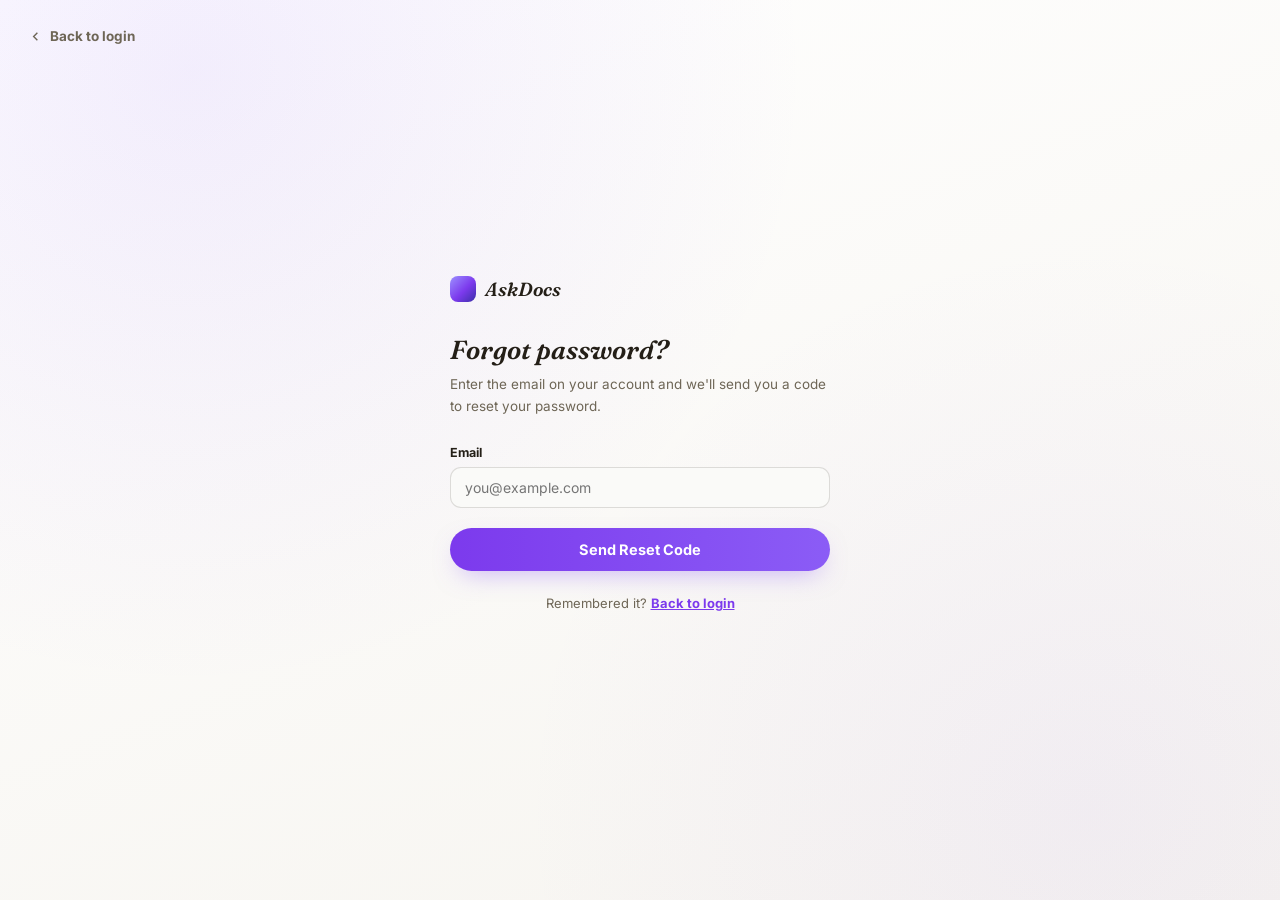
<file: frontend/pages/forgot-password.html>
<!DOCTYPE html>
<html lang="en">
<head>
<meta charset="UTF-8">
<meta name="viewport" content="width=device-width, initial-scale=1.0">
<title>Reset Password | AskDocs</title>

<link rel="preconnect" href="https://fonts.googleapis.com">
<link rel="preconnect" href="https://fonts.gstatic.com" crossorigin>
<link href="https://fonts.googleapis.com/css2?family=Inter:wght@400;500;600;700;800&family=Fraunces:ital,wght@0,600;0,700;1,500;1,600&display=swap" rel="stylesheet">

<style>
:root{
  --purple:#8B5CF6;--purple-dark:#7C3AED;--purple-deep:#D8CCFF;
  --page-ink:#241F17;--page-ink-soft:#6E6656;
  --font-display:'Fraunces', serif;--radius-pill:999px;--ease:cubic-bezier(.4,0,.2,1);
}
*,*::before,*::after{box-sizing:border-box}
html,body{height:100%}
body{
  margin:0;font-family:'Inter',-apple-system,sans-serif;
  color:var(--page-ink);-webkit-font-smoothing:antialiased;
  display:flex;align-items:center;justify-content:center;min-height:100vh;
  padding:28px;
  background:
    radial-gradient(circle at 15% 8%, rgba(139,92,246,.1), transparent 45%),
    radial-gradient(circle at 85% 90%, rgba(139,92,246,.06), transparent 42%),
    linear-gradient(160deg, #FFFFFF 0%, #F6F4EF 100%);
}

.back-link{
  position:fixed;top:28px;left:28px;
  display:flex;align-items:center;gap:7px;
  font-size:13.5px;font-weight:700;color:var(--page-ink-soft);text-decoration:none;
}
.back-link:hover{color:var(--purple-dark)}

.card{width:100%;max-width:380px}

.logo{
  display:flex;align-items:center;gap:9px;margin-bottom:32px;
  font-family:var(--font-display);font-style:italic;font-weight:600;
  font-size:19px;color:var(--page-ink);
}
.logo::before{
  content:"";width:26px;height:26px;border-radius:8px;flex-shrink:0;
  background:linear-gradient(135deg,#9C90FF,#7C3AED 55%,#3B2FA8);
}

h1{font-family:var(--font-display);font-style:italic;font-weight:600;font-size:26px;margin:0 0 8px}
.subtitle{font-size:13.5px;color:var(--page-ink-soft);margin:0 0 28px;line-height:1.6}

.field{margin-bottom:20px}
.field label{display:block;font-size:12.5px;font-weight:700;margin-bottom:7px}
.field input{
  width:100%;padding:11px 14px;border-radius:11px;
  background:#FAFAF8;border:1.5px solid rgba(36,31,23,.14);
  color:var(--page-ink);font-family:inherit;font-size:14px;
  transition:border-color .15s var(--ease);
}
.field input:focus{outline:none;border-color:var(--purple);background:#fff}

.primary-btn{
  width:100%;padding:13px;border:none;border-radius:var(--radius-pill);
  background:linear-gradient(90deg,var(--purple-dark),var(--purple));color:#fff;
  font-family:inherit;font-size:14.5px;font-weight:700;cursor:pointer;
  box-shadow:0 10px 26px -10px rgba(139,92,246,.5);
  transition:filter .15s var(--ease);
}
.primary-btn:hover{filter:brightness(1.08)}
.primary-btn:disabled{opacity:.6;cursor:not-allowed}

.switch-link{text-align:center;font-size:13px;color:var(--page-ink-soft);margin-top:24px}
.switch-link a{color:var(--purple-dark);font-weight:700}

.message-box{
  padding:11px 14px;border-radius:10px;font-size:12.5px;font-weight:600;
  margin-bottom:18px;display:none;
}
.message-box.error{display:block;background:rgba(235,90,80,.1);border:1px solid rgba(235,90,80,.3);color:#C23F36}
.message-box.success{display:block;background:rgba(46,204,145,.1);border:1px solid rgba(46,204,145,.3);color:#1D9A6C}
</style>
</head>
<body>

<a href="login.html" class="back-link">
  <svg width="15" height="15" viewBox="0 0 24 24" fill="none" stroke="currentColor" stroke-width="2.2"><path d="M15 6l-6 6 6 6"/></svg>
  Back to login
</a>

<div class="card">
  <div class="logo">AskDocs</div>

  <h1>Forgot password?</h1>
  <p class="subtitle">Enter the email on your account and we'll send you a code to reset your password.</p>

  <div id="messageBox" class="message-box"></div>

  <form id="forgotForm">
    <div class="field">
      <label for="email">Email</label>
      <input type="email" id="email" placeholder="you@example.com" required autocomplete="email">
    </div>

    <button type="submit" class="primary-btn" id="sendBtn">Send Reset Code</button>
  </form>

  <p class="switch-link">Remembered it? <a href="login.html">Back to login</a></p>
</div>

<script>
  const API_URL = "http://127.0.0.1:8000";

  function showMessage(text, type) {
    const box = document.getElementById("messageBox");
    box.textContent = text;
    box.className = "message-box " + type;
  }

  document.getElementById("forgotForm").addEventListener("submit", async function (e) {

    e.preventDefault();

    const email = document.getElementById("email").value.trim();
    const sendBtn = document.getElementById("sendBtn");

    sendBtn.disabled = true;
    sendBtn.textContent = "Sending…";

    try {

      const response = await fetch(API_URL + "/auth/forgot-password", {
        method: "POST",
        headers: { "Content-Type": "application/json" },
        body: JSON.stringify({ email })
      });

      const data = await response.json();

      if (!response.ok) {
        throw new Error(data.detail || "Could not send reset code");
      }

      showMessage("Code sent. Check your email, then continue below.", "success");

      // Carry the email into reset-password.html so the person
      // doesn't have to retype it.
      setTimeout(function () {
        window.location.href = "reset-password.html?email=" + encodeURIComponent(email);
      }, 1200);

    }
    catch (error) {

      console.error("[forgot-password] failed:", error);
      showMessage(error.message || "Something went wrong. Please try again.", "error");

    }
    finally {

      sendBtn.disabled = false;
      sendBtn.textContent = "Send Reset Code";

    }

  });
</script>
</body>
</html>
</file>
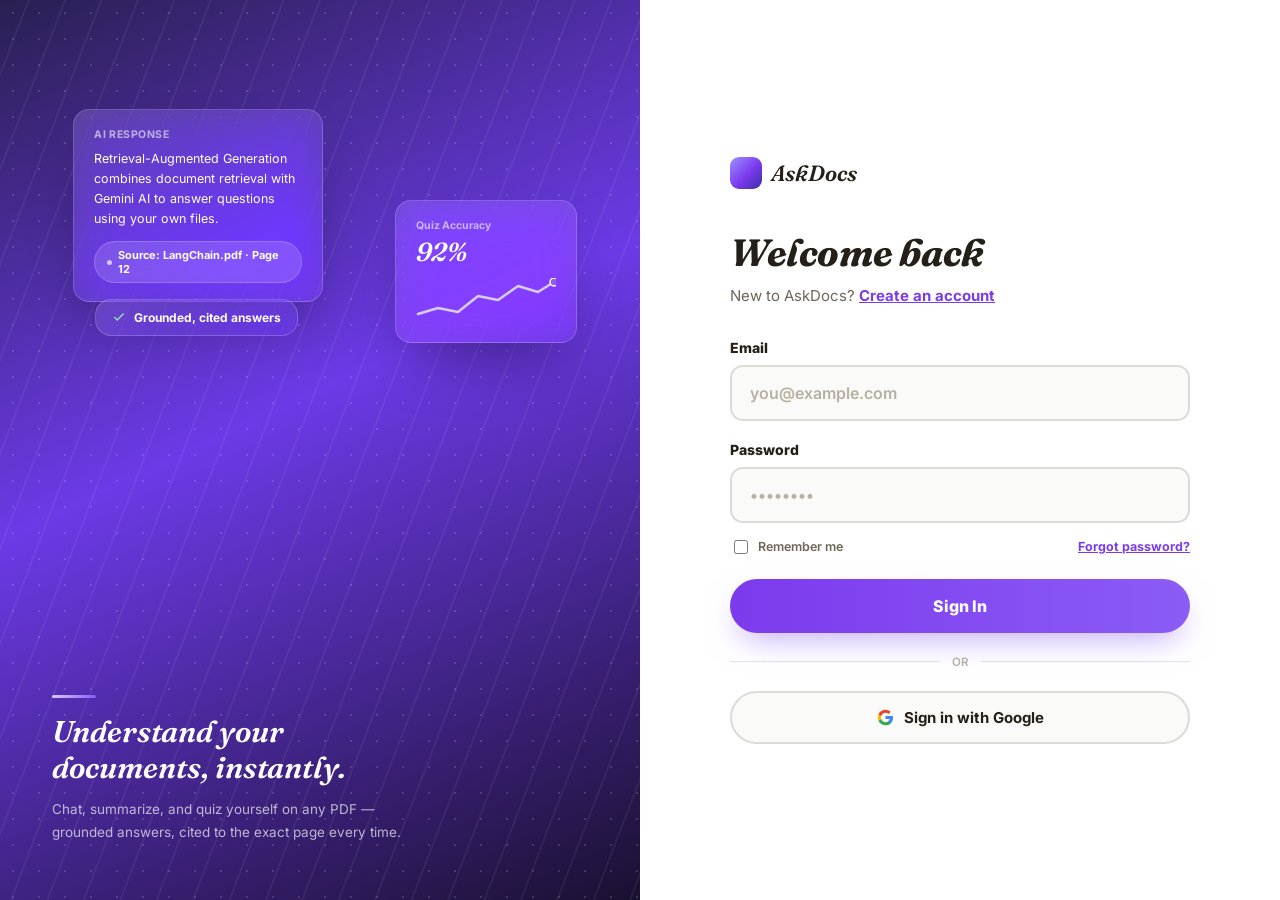
<file: frontend/pages/login.html>
<!DOCTYPE html>
<html lang="en">
<head>
<meta charset="UTF-8">
<meta name="viewport" content="width=device-width, initial-scale=1.0">
<title>Login | AskDocs</title>

<link rel="preconnect" href="https://fonts.googleapis.com">
<link rel="preconnect" href="https://fonts.gstatic.com" crossorigin>
<link href="https://fonts.googleapis.com/css2?family=Inter:wght@400;500;600;700;800&family=Fraunces:ital,wght@0,600;0,700;1,500;1,600&display=swap" rel="stylesheet">

<style>
:root{
  --purple:#8B5CF6;
  --purple-dark:#7C3AED;
  --purple-deep:#D8CCFF;
  --purple-light:rgba(139,92,246,.16);
  --ink:#FFFFFF;
  --ink-soft:#D0D0D6;
  --ink-faint:#9C9CA6;
  --page-ink:#241F17;
  --page-ink-soft:#6E6656;
  --font-display:'Fraunces', serif;
  --radius-lg:20px;
  --radius-pill:999px;
  --ease:cubic-bezier(.4,0,.2,1);
  --red:#EB5A50;
  --green:#2ECC91;
}
*,*::before,*::after{box-sizing:border-box}
html,body{height:100%}
body{
  margin:0;
  font-family:'Inter',-apple-system,sans-serif;
  color:var(--page-ink);
  -webkit-font-smoothing:antialiased;
}

.split{
  display:grid;
  grid-template-columns:1fr 1fr;
  min-height:100vh;
}

/* ==========================================================
   LEFT — the form
   ========================================================== */
.form-side{
  order:2;
  display:flex;align-items:center;justify-content:center;
  padding:40px;background:#FFFFFF;
}
.form-inner{width:100%;max-width:460px}

.logo{
  display:flex;align-items:center;gap:9px;margin-bottom:40px;
  font-family:var(--font-display);font-style:italic;font-weight:600;
  font-size:22px;color:var(--page-ink);
}
.logo::before{
  content:"";width:32px;height:32px;border-radius:9px;flex-shrink:0;
  background:linear-gradient(135deg,#9C90FF,#7C3AED 55%,#3B2FA8);
}

h1{
  font-family:var(--font-display);font-style:italic;font-weight:700;
  font-size:38px;margin:0 0 10px;color:var(--page-ink);letter-spacing:-.01em;
}
.subtitle{font-size:15px;color:var(--page-ink-soft);margin:0 0 34px}
.subtitle a{color:var(--purple-dark);font-weight:700}

.field{margin-bottom:20px}
.field label{
  display:block;font-size:14px;font-weight:800;color:var(--page-ink);
  margin-bottom:9px;
}
.field input{
  width:100%;padding:16px 18px;border-radius:13px;
  background:#FAFAF8;border:2px solid rgba(36,31,23,.14);
  color:var(--page-ink);font-family:inherit;font-size:16px;font-weight:600;
  transition:border-color .15s var(--ease), background .15s var(--ease);
}
.field input::placeholder{color:#B8B0A0}
.field input:focus{
  outline:none;border-color:var(--purple);background:#fff;
}

.field-row{
  display:flex;align-items:center;justify-content:space-between;
  margin:-6px 0 22px;font-size:12.5px;
}
.remember{display:flex;align-items:center;gap:7px;color:var(--page-ink-soft);font-weight:600}
.remember input{accent-color:var(--purple);width:14px;height:14px}
.field-row a{color:var(--purple-dark);font-weight:700}
.field-row a:hover{color:var(--purple)}

.primary-btn{
  width:100%;padding:17px;border:none;border-radius:var(--radius-pill);
  background:linear-gradient(90deg,var(--purple-dark),var(--purple));color:#fff;
  font-family:inherit;font-size:16px;font-weight:800;cursor:pointer;
  box-shadow:0 14px 32px -10px rgba(139,92,246,.55);
  transition:filter .15s var(--ease), transform .1s var(--ease);
}
.primary-btn:hover{filter:brightness(1.08)}
.primary-btn:disabled{opacity:.6;cursor:not-allowed}

.divider{
  display:flex;align-items:center;gap:12px;margin:22px 0;
  font-size:11.5px;color:#B8B0A0;font-weight:600;
}
.divider::before,.divider::after{content:"";flex:1;height:1px;background:rgba(36,31,23,.12)}

.google-btn{
  width:100%;padding:15px;border-radius:var(--radius-pill);
  background:#FAFAF8;border:2px solid rgba(36,31,23,.14);
  color:var(--page-ink);font-family:inherit;font-size:15px;font-weight:700;cursor:pointer;
  display:flex;align-items:center;justify-content:center;gap:10px;
  transition:border-color .15s var(--ease), background .15s var(--ease);
}
.google-btn:hover{border-color:var(--purple);background:#fff}

.switch-link{
  text-align:center;font-size:14.5px;color:var(--page-ink-soft);margin-top:28px;
}
.switch-link a{color:var(--purple-dark);font-weight:700}

.message-box{
  padding:11px 14px;border-radius:10px;font-size:12.5px;font-weight:600;
  margin-bottom:18px;display:none;
}
.message-box.error{display:block;background:rgba(235,90,80,.1);border:1px solid rgba(235,90,80,.3);color:#C23F36}
.message-box.success{display:block;background:rgba(46,204,145,.1);border:1px solid rgba(46,204,145,.3);color:#1D9A6C}

/* ==========================================================
   RIGHT — branded panel
   ========================================================== */
.showcase-side{
  order:1;
  position:relative;overflow:hidden;
  background:
    linear-gradient(155deg, #2A1F52 0%, #6C3AE7 45%, #1A1030 100%);
  display:flex;flex-direction:column;justify-content:flex-end;
  padding:56px 52px;
}

/* Diagonal "wave" texture — layered rotated stripes, purely CSS */
.showcase-side::before{
  content:"";position:absolute;inset:-20%;
  background:
    repeating-linear-gradient(
      115deg,
      rgba(255,255,255,.05) 0px,
      rgba(255,255,255,.05) 2px,
      transparent 2px,
      transparent 34px
    );
  transform:rotate(-4deg);
  pointer-events:none;
}
/* Dot-grid — the same signature texture used elsewhere across the
   app (dashboard background, landing page) — layered on top of the
   stripes for more depth, drawn straight (not rotated). */
.showcase-side .dot-layer{
  content:"";position:absolute;inset:0;
  background-image:radial-gradient(rgba(255,255,255,.14) 1px, transparent 1px);
  background-size:26px 26px;
  pointer-events:none;
}
.showcase-side::after{
  content:"";position:absolute;inset:0;
  background:
    radial-gradient(circle 260px at calc(100% + 160px) -160px, rgba(255,255,255,.12), transparent 70%),
    radial-gradient(circle 210px at -140px calc(100% + 140px), rgba(216,204,255,.16), transparent 70%);
  pointer-events:none;
}

.showcase-cards{position:relative;z-index:1;flex:1;display:flex;flex-direction:column}

.float-card{
  position:absolute;
  border-radius:16px;padding:18px 20px;
  background:linear-gradient(160deg, rgba(255,255,255,.14), rgba(255,255,255,.05));
  backdrop-filter:blur(20px) saturate(160%);
  -webkit-backdrop-filter:blur(20px) saturate(160%);
  border:1px solid rgba(255,255,255,.18);
  box-shadow:0 30px 60px -20px rgba(0,0,0,.4);
}

.card-citation{top:14%;left:4%;max-width:250px}
.card-citation .label{font-size:10.5px;font-weight:700;letter-spacing:.05em;text-transform:uppercase;color:rgba(255,255,255,.6);margin-bottom:8px}
.card-citation p{font-size:12.5px;line-height:1.6;color:#fff;margin:0 0 12px}
.card-citation .citation-pill{
  display:inline-flex;align-items:center;gap:6px;
  padding:6px 12px;border-radius:999px;
  background:rgba(255,255,255,.14);border:1px solid rgba(255,255,255,.2);
  color:#fff;font-size:11px;font-weight:700;
}
.card-citation .citation-pill::before{content:"";width:5px;height:5px;border-radius:50%;background:#D8CCFF}

.card-stats{top:38%;right:2%;text-align:left}
.card-stats .stat-label{font-size:10.5px;font-weight:700;color:rgba(255,255,255,.6);margin-bottom:4px}
.card-stats .stat-value{
  font-family:var(--font-display);font-style:italic;font-weight:600;
  font-size:26px;color:#fff;margin-bottom:10px;
}
.card-stats svg{display:block}

.card-chip{
  position:absolute;top:64%;left:8%;
  display:flex;align-items:center;gap:8px;
  padding:10px 16px;font-size:12px;font-weight:700;color:#fff;
}

.showcase-text{position:relative;z-index:1;margin-top:260px}
.gradient-rule-left{
  width:44px;height:3px;border-radius:2px;
  background:linear-gradient(90deg,#D8CCFF,#8B5CF6);
  margin-bottom:16px;
}
.showcase-text h2{
  font-family:var(--font-display);font-style:italic;font-weight:600;
  font-size:30px;line-height:1.2;color:#fff;margin:0 0 12px;max-width:380px;
}
.showcase-text p{font-size:13.5px;line-height:1.7;color:rgba(255,255,255,.68);max-width:360px;margin:0}

@media(max-width:900px){
  .split{grid-template-columns:1fr}
  .showcase-side{display:none}
}
</style>
</head>
<body>

<div class="split">

  <!-- ===================== FORM SIDE ===================== -->
  <div class="form-side">
    <div class="form-inner">

      <div class="logo">AskDocs</div>

      <h1>Welcome back</h1>
      <p class="subtitle">New to AskDocs? <a href="register.html">Create an account</a></p>

      <div id="messageBox" class="message-box"></div>

      <form id="loginForm">
        <div class="field">
          <label for="email">Email</label>
          <input type="email" id="email" placeholder="you@example.com" required autocomplete="email">
        </div>

        <div class="field">
          <label for="password">Password</label>
          <input type="password" id="password" placeholder="••••••••" required autocomplete="current-password">
        </div>

        <div class="field-row">
          <label class="remember">
            <input type="checkbox" id="remember">
            Remember me
          </label>
          <a href="forgot-password.html">Forgot password?</a>
        </div>

        <button type="submit" class="primary-btn" id="loginBtn">Sign In</button>
      </form>

      <div class="divider">OR</div>

      <button type="button" class="google-btn" id="googleBtn">
        <svg width="17" height="17" viewBox="0 0 24 24"><path fill="#4285F4" d="M22.56 12.25c0-.78-.07-1.53-.2-2.25H12v4.26h5.92c-.26 1.37-1.04 2.53-2.21 3.31v2.77h3.57c2.08-1.92 3.28-4.74 3.28-8.09z"/><path fill="#34A853" d="M12 23c2.97 0 5.46-.98 7.28-2.66l-3.57-2.77c-.98.66-2.23 1.06-3.71 1.06-2.86 0-5.29-1.93-6.16-4.53H2.18v2.84C3.99 20.53 7.7 23 12 23z"/><path fill="#FBBC05" d="M5.84 14.09c-.22-.66-.35-1.36-.35-2.09s.13-1.43.35-2.09V7.07H2.18C1.43 8.55 1 10.22 1 12s.43 3.45 1.18 4.93l2.85-2.22.81-.62z"/><path fill="#EA4335" d="M12 5.38c1.62 0 3.06.56 4.21 1.64l3.15-3.15C17.45 2.09 14.97 1 12 1 7.7 1 3.99 3.47 2.18 7.07l3.66 2.84c.87-2.6 3.3-4.53 6.16-4.53z"/></svg>
        Sign in with Google
      </button>

    </div>
  </div>

  <!-- ===================== SHOWCASE SIDE ===================== -->
  <div class="showcase-side">

    <div class="dot-layer"></div>

    <div class="showcase-cards">

      <div class="float-card card-citation">
        <div class="label">AI Response</div>
        <p>Retrieval-Augmented Generation combines document retrieval with Gemini AI to answer questions using your own files.</p>
        <span class="citation-pill">Source: LangChain.pdf · Page 12</span>
      </div>

      <div class="float-card card-stats">
        <div class="stat-label">Quiz Accuracy</div>
        <div class="stat-value">92%</div>
        <svg width="140" height="46" viewBox="0 0 140 46" fill="none">
          <path d="M2 36 L22 30 L42 34 L62 18 L82 22 L102 8 L122 14 L138 4" stroke="#D8CCFF" stroke-width="2.5" stroke-linecap="round" stroke-linejoin="round" fill="none"/>
          <circle cx="138" cy="4" r="4" fill="#8B5CF6" stroke="#fff" stroke-width="1.5"/>
        </svg>
      </div>

      <div class="float-card card-chip">
        <svg width="14" height="14" viewBox="0 0 24 24" fill="none" stroke="#8FE3B0" stroke-width="2.5"><path d="M20 6L9 17l-5-5"/></svg>
        <span>Grounded, cited answers</span>
      </div>

    </div>

    <div class="showcase-text">
      <div class="gradient-rule-left"></div>
      <h2>Understand your documents, instantly.</h2>
      <p>Chat, summarize, and quiz yourself on any PDF — grounded answers, cited to the exact page every time.</p>
    </div>

  </div>

</div>

<script src="../js/api.js"></script>
<script>
  // API_URL comes from api.js, already loaded above — declaring it
  // again here would be a duplicate const and crash this whole script.

  function showMessage(text, type) {
    const box = document.getElementById("messageBox");
    box.textContent = text;
    box.className = "message-box " + type;
  }

  document.getElementById("loginForm").addEventListener("submit", async function (e) {

    e.preventDefault();

    const email = document.getElementById("email").value.trim();
    const password = document.getElementById("password").value;
    const loginBtn = document.getElementById("loginBtn");

    loginBtn.disabled = true;
    loginBtn.textContent = "Signing in…";

    try {

      const response = await fetch(API_URL + "/auth/login", {
        method: "POST",
        headers: { "Content-Type": "application/json" },
        body: JSON.stringify({ email, password })
      });

      const data = await response.json();

      if (!response.ok) {
        throw new Error(data.detail || "Login failed");
      }

      localStorage.setItem("access_token", data.access_token);

      window.location.href = "dashboard.html";

    }
    catch (error) {

      console.error("[login] failed:", error);
      showMessage(error.message || "Something went wrong. Please try again.", "error");

    }
    finally {

      loginBtn.disabled = false;
      loginBtn.textContent = "Sign In";

    }

  });

  document.getElementById("googleBtn").addEventListener("click", function () {
    window.location.href = API_URL + "/auth/google/login";
  });
</script>
</body>
</html>
</file>
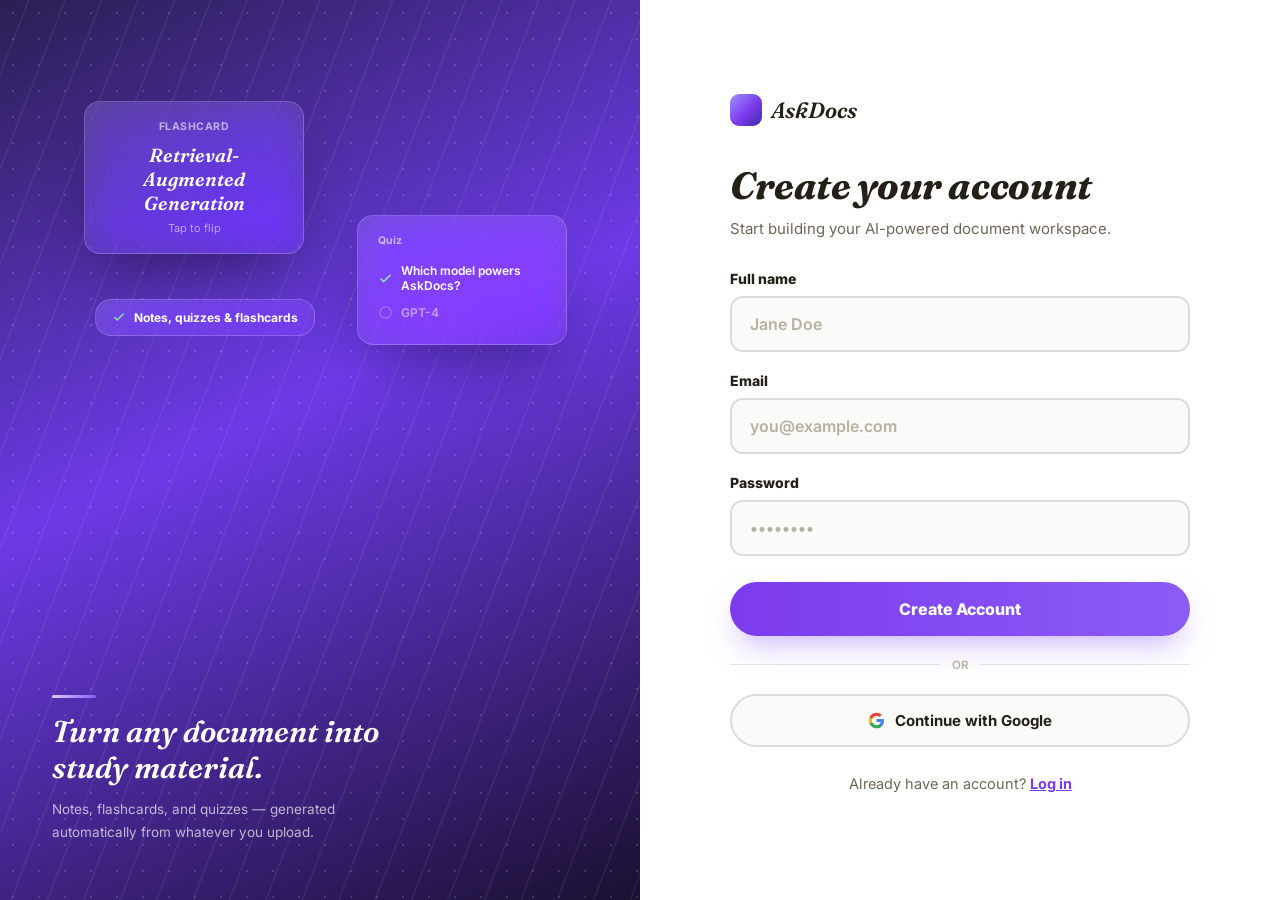
<file: frontend/pages/register.html>
<!DOCTYPE html>
<html lang="en">
<head>
<meta charset="UTF-8">
<meta name="viewport" content="width=device-width, initial-scale=1.0">
<title>Create Account | AskDocs</title>

<link rel="preconnect" href="https://fonts.googleapis.com">
<link rel="preconnect" href="https://fonts.gstatic.com" crossorigin>
<link href="https://fonts.googleapis.com/css2?family=Inter:wght@400;500;600;700;800&family=Fraunces:ital,wght@0,600;0,700;1,500;1,600&display=swap" rel="stylesheet">

<style>
:root{
  --purple:#8B5CF6;
  --purple-dark:#7C3AED;
  --purple-deep:#D8CCFF;
  --purple-light:rgba(139,92,246,.16);
  --ink:#FFFFFF;
  --ink-soft:#D0D0D6;
  --ink-faint:#9C9CA6;
  --page-ink:#241F17;
  --page-ink-soft:#6E6656;
  --font-display:'Fraunces', serif;
  --radius-lg:20px;
  --radius-pill:999px;
  --ease:cubic-bezier(.4,0,.2,1);
  --red:#EB5A50;
  --green:#2ECC91;
}
*,*::before,*::after{box-sizing:border-box}
html,body{height:100%;width:100%;margin:0;padding:0}
body{
  margin:0;
  font-family:'Inter',-apple-system,sans-serif;
  color:var(--page-ink);
  -webkit-font-smoothing:antialiased;
}

.split{display:grid;grid-template-columns:1fr 1fr;width:100vw;min-height:100vh}

/* ==========================================================
   LEFT — the form
   ========================================================== */
.form-side{
  order:2;
  display:flex;align-items:center;justify-content:center;
  padding:40px;background:#FFFFFF;
}
.form-inner{width:100%;max-width:460px}

.logo{
  display:flex;align-items:center;gap:9px;margin-bottom:36px;
  font-family:var(--font-display);font-style:italic;font-weight:600;
  font-size:22px;color:var(--page-ink);
}
.logo::before{
  content:"";width:32px;height:32px;border-radius:9px;flex-shrink:0;
  background:linear-gradient(135deg,#9C90FF,#7C3AED 55%,#3B2FA8);
}

h1{
  font-family:var(--font-display);font-style:italic;font-weight:700;
  font-size:38px;margin:0 0 10px;color:var(--page-ink);letter-spacing:-.01em;
}
.subtitle{font-size:15px;color:var(--page-ink-soft);margin:0 0 32px}
.subtitle strong{color:var(--page-ink)}

.field{margin-bottom:20px}
.field label{
  display:block;font-size:14px;font-weight:800;color:var(--page-ink);
  margin-bottom:9px;
}
.field input{
  width:100%;padding:16px 18px;border-radius:13px;
  background:#FAFAF8;border:2px solid rgba(36,31,23,.14);
  color:var(--page-ink);font-family:inherit;font-size:16px;font-weight:600;
  transition:border-color .15s var(--ease), background .15s var(--ease);
}
.field input::placeholder{color:#B8B0A0}
.field input:focus{outline:none;border-color:var(--purple);background:#fff}
.field .hint{font-size:11px;color:var(--page-ink-soft);margin-top:6px}

.primary-btn{
  width:100%;padding:17px;border:none;border-radius:var(--radius-pill);
  background:linear-gradient(90deg,var(--purple-dark),var(--purple));color:#fff;
  font-family:inherit;font-size:16px;font-weight:800;cursor:pointer;
  box-shadow:0 14px 32px -10px rgba(139,92,246,.55);
  transition:filter .15s var(--ease), transform .1s var(--ease);
  margin-top:6px;
}
.primary-btn:hover{filter:brightness(1.08)}
.primary-btn:disabled{opacity:.6;cursor:not-allowed}

.ghost-btn{
  width:100%;padding:11px;border-radius:var(--radius-pill);margin-top:10px;
  background:transparent;border:1.5px solid rgba(36,31,23,.14);
  color:var(--page-ink-soft);font-family:inherit;font-size:13px;font-weight:700;cursor:pointer;
}
.ghost-btn:hover{border-color:var(--purple);color:var(--page-ink)}

.divider{
  display:flex;align-items:center;gap:12px;margin:22px 0;
  font-size:11.5px;color:#B8B0A0;font-weight:600;
}
.divider::before,.divider::after{content:"";flex:1;height:1px;background:rgba(36,31,23,.12)}

.google-btn{
  width:100%;padding:15px;border-radius:var(--radius-pill);
  background:#FAFAF8;border:2px solid rgba(36,31,23,.14);
  color:var(--page-ink);font-family:inherit;font-size:15px;font-weight:700;cursor:pointer;
  display:flex;align-items:center;justify-content:center;gap:10px;
  transition:border-color .15s var(--ease), background .15s var(--ease);
}
.google-btn:hover{border-color:var(--purple);background:#fff}

.switch-link{text-align:center;font-size:14.5px;color:var(--page-ink-soft);margin-top:28px}
.switch-link a{color:var(--purple-dark);font-weight:700}

.message-box{
  padding:11px 14px;border-radius:10px;font-size:12.5px;font-weight:600;
  margin-bottom:18px;display:none;
}
.message-box.error{display:block;background:rgba(235,90,80,.1);border:1px solid rgba(235,90,80,.3);color:#C23F36}
.message-box.success{display:block;background:rgba(46,204,145,.1);border:1px solid rgba(46,204,145,.3);color:#1D9A6C}

#otpStep{display:none}

/* ==========================================================
   RIGHT — branded panel (same as login.html)
   ========================================================== */
.showcase-side{
  order:1;
  position:relative;overflow:hidden;
  background:linear-gradient(155deg, #2A1F52 0%, #6C3AE7 45%, #1A1030 100%);
  display:flex;flex-direction:column;justify-content:flex-end;
  padding:56px 52px;
}
.showcase-side::before{
  content:"";position:absolute;inset:-20%;
  background:repeating-linear-gradient(115deg, rgba(255,255,255,.05) 0px, rgba(255,255,255,.05) 2px, transparent 2px, transparent 34px);
  transform:rotate(-4deg);pointer-events:none;
}
.showcase-side .dot-layer{
  content:"";position:absolute;inset:0;
  background-image:radial-gradient(rgba(255,255,255,.14) 1px, transparent 1px);
  background-size:26px 26px;
  pointer-events:none;
}
.showcase-side::after{
  content:"";position:absolute;inset:0;
  background:
    radial-gradient(circle 260px at calc(100% + 160px) -160px, rgba(255,255,255,.12), transparent 70%),
    radial-gradient(circle 210px at -140px calc(100% + 140px), rgba(216,204,255,.16), transparent 70%);
  pointer-events:none;
}
.showcase-cards{position:relative;z-index:1;flex:1;display:flex;flex-direction:column}

.float-card{
  position:absolute;border-radius:16px;padding:18px 20px;
  background:linear-gradient(160deg, rgba(255,255,255,.14), rgba(255,255,255,.05));
  backdrop-filter:blur(20px) saturate(160%);
  -webkit-backdrop-filter:blur(20px) saturate(160%);
  border:1px solid rgba(255,255,255,.18);
  box-shadow:0 30px 60px -20px rgba(0,0,0,.4);
}

.card-flashcard{top:12%;left:6%;max-width:220px;text-align:center}
.card-flashcard .label{font-size:10.5px;font-weight:700;letter-spacing:.05em;text-transform:uppercase;color:rgba(255,255,255,.6);margin-bottom:10px}
.card-flashcard .term{font-family:var(--font-display);font-style:italic;font-weight:600;font-size:19px;color:#fff;margin:0 0 6px}
.card-flashcard .hint-text{font-size:11px;color:rgba(255,255,255,.55)}

.card-quiz{top:42%;right:4%;max-width:210px}
.card-quiz .label{font-size:10.5px;font-weight:700;color:rgba(255,255,255,.6);margin-bottom:10px}
.card-quiz .quiz-row{
  display:flex;align-items:center;gap:8px;font-size:12px;color:#fff;font-weight:600;
  padding:6px 0;
}
.card-quiz .quiz-row svg{flex-shrink:0}

.card-chip{
  position:absolute;top:64%;left:8%;
  display:flex;align-items:center;gap:8px;
  padding:10px 16px;font-size:12px;font-weight:700;color:#fff;
}

.showcase-text{position:relative;z-index:1;margin-top:260px}
.gradient-rule-left{
  width:44px;height:3px;border-radius:2px;
  background:linear-gradient(90deg,#D8CCFF,#8B5CF6);
  margin-bottom:16px;
}
.showcase-text h2{
  font-family:var(--font-display);font-style:italic;font-weight:600;
  font-size:30px;line-height:1.2;color:#fff;margin:0 0 12px;max-width:380px;
}
.showcase-text p{font-size:13.5px;line-height:1.7;color:rgba(255,255,255,.68);max-width:360px;margin:0}

@media(max-width:900px){
  .split{grid-template-columns:1fr}
  .showcase-side{display:none}
}
</style>
</head>
<body>

<div class="split">

  <!-- ===================== FORM SIDE ===================== -->
  <div class="form-side">
    <div class="form-inner">

      <div class="logo">AskDocs</div>

      <div id="messageBox" class="message-box"></div>

      <!-- STEP 1: Registration form -->
      <div id="registerStep">
        <h1>Create your account</h1>
        <p class="subtitle">Start building your AI-powered document workspace.</p>

        <form id="registerForm">
          <div class="field">
            <label for="fullName">Full name</label>
            <input type="text" id="fullName" placeholder="Jane Doe" required autocomplete="name">
          </div>

          <div class="field">
            <label for="email">Email</label>
            <input type="email" id="email" placeholder="you@example.com" required autocomplete="email">
          </div>

          <div class="field">
            <label for="password">Password</label>
            <input type="password" id="password" placeholder="••••••••" required autocomplete="new-password" minlength="6">
          </div>

          <button type="submit" class="primary-btn" id="registerBtn">Create Account</button>
        </form>

        <div class="divider">OR</div>

        <button type="button" class="google-btn" id="googleBtn">
          <svg width="17" height="17" viewBox="0 0 24 24"><path fill="#4285F4" d="M22.56 12.25c0-.78-.07-1.53-.2-2.25H12v4.26h5.92c-.26 1.37-1.04 2.53-2.21 3.31v2.77h3.57c2.08-1.92 3.28-4.74 3.28-8.09z"/><path fill="#34A853" d="M12 23c2.97 0 5.46-.98 7.28-2.66l-3.57-2.77c-.98.66-2.23 1.06-3.71 1.06-2.86 0-5.29-1.93-6.16-4.53H2.18v2.84C3.99 20.53 7.7 23 12 23z"/><path fill="#FBBC05" d="M5.84 14.09c-.22-.66-.35-1.36-.35-2.09s.13-1.43.35-2.09V7.07H2.18C1.43 8.55 1 10.22 1 12s.43 3.45 1.18 4.93l2.85-2.22.81-.62z"/><path fill="#EA4335" d="M12 5.38c1.62 0 3.06.56 4.21 1.64l3.15-3.15C17.45 2.09 14.97 1 12 1 7.7 1 3.99 3.47 2.18 7.07l3.66 2.84c.87-2.6 3.3-4.53 6.16-4.53z"/></svg>
          Continue with Google
        </button>

        <p class="switch-link">Already have an account? <a href="login.html">Log in</a></p>
      </div>

      <!-- STEP 2: OTP verification -->
      <div id="otpStep">
        <h1>Verify your email</h1>
        <p class="subtitle">We sent a 6-digit code to <strong id="otpEmailLabel"></strong>.</p>

        <form id="otpForm">
          <div class="field">
            <label for="otp">Verification code</label>
            <input type="text" id="otp" placeholder="123456" required inputmode="numeric" maxlength="6">
            <p class="hint">The code expires in 10 minutes.</p>
          </div>

          <button type="submit" class="primary-btn" id="otpBtn">Verify Email</button>
        </form>

        <button type="button" class="ghost-btn" id="backToRegisterBtn">Use a different email</button>
      </div>

    </div>
  </div>

  <!-- ===================== SHOWCASE SIDE ===================== -->
  <div class="showcase-side">

    <div class="dot-layer"></div>

    <div class="showcase-cards">

      <div class="float-card card-flashcard">
        <div class="label">Flashcard</div>
        <div class="term">Retrieval-Augmented Generation</div>
        <div class="hint-text">Tap to flip</div>
      </div>

      <div class="float-card card-quiz">
        <div class="label">Quiz</div>
        <div class="quiz-row">
          <svg width="15" height="15" viewBox="0 0 24 24" fill="none" stroke="#8FE3B0" stroke-width="2.5"><path d="M20 6L9 17l-5-5"/></svg>
          Which model powers AskDocs?
        </div>
        <div class="quiz-row" style="opacity:.5">
          <svg width="15" height="15" viewBox="0 0 24 24" fill="none" stroke="rgba(255,255,255,.5)" stroke-width="2"><circle cx="12" cy="12" r="9"/></svg>
          GPT-4
        </div>
      </div>

      <div class="float-card card-chip">
        <svg width="14" height="14" viewBox="0 0 24 24" fill="none" stroke="#8FE3B0" stroke-width="2.5"><path d="M20 6L9 17l-5-5"/></svg>
        <span>Notes, quizzes & flashcards</span>
      </div>

    </div>

    <div class="showcase-text">
      <div class="gradient-rule-left"></div>
      <h2>Turn any document into study material.</h2>
      <p>Notes, flashcards, and quizzes — generated automatically from whatever you upload.</p>
    </div>

  </div>

</div>

<script src="../js/api.js"></script>
<script>
  // API_URL comes from api.js, already loaded above — declaring it
  // again here would be a duplicate const and crash this whole script.

  let pendingEmail = "";

  function showMessage(text, type) {
    const box = document.getElementById("messageBox");
    box.textContent = text;
    box.className = "message-box " + type;
  }

  function clearMessage() {
    const box = document.getElementById("messageBox");
    box.className = "message-box";
    box.textContent = "";
  }

  document.getElementById("registerForm").addEventListener("submit", async function (e) {

    e.preventDefault();
    clearMessage();

    const fullName = document.getElementById("fullName").value.trim();
    const email = document.getElementById("email").value.trim();
    const password = document.getElementById("password").value;
    const registerBtn = document.getElementById("registerBtn");

    registerBtn.disabled = true;
    registerBtn.textContent = "Creating account…";

    try {

      const response = await fetch(API_URL + "/auth/register", {
        method: "POST",
        headers: { "Content-Type": "application/json" },
        body: JSON.stringify({ full_name: fullName, email, password })
      });

      const data = await response.json();

      if (!response.ok) {
        throw new Error(data.detail || "Registration failed");
      }

      pendingEmail = email;
      document.getElementById("otpEmailLabel").textContent = email;
      document.getElementById("registerStep").style.display = "none";
      document.getElementById("otpStep").style.display = "block";

    }
    catch (error) {

      console.error("[register] failed:", error);
      showMessage(error.message || "Something went wrong. Please try again.", "error");

    }
    finally {

      registerBtn.disabled = false;
      registerBtn.textContent = "Create Account";

    }

  });

  document.getElementById("otpForm").addEventListener("submit", async function (e) {

    e.preventDefault();
    clearMessage();

    const otp = document.getElementById("otp").value.trim();
    const otpBtn = document.getElementById("otpBtn");

    otpBtn.disabled = true;
    otpBtn.textContent = "Verifying…";

    try {

      const response = await fetch(API_URL + "/auth/verify-email", {
        method: "POST",
        headers: { "Content-Type": "application/json" },
        body: JSON.stringify({ email: pendingEmail, otp })
      });

      const data = await response.json();

      if (!response.ok) {
        throw new Error(data.detail || "Verification failed");
      }

      showMessage("Email verified! Redirecting to login…", "success");

      setTimeout(function () {
        window.location.href = "login.html";
      }, 1200);

    }
    catch (error) {

      console.error("[verify-email] failed:", error);
      showMessage(error.message || "Something went wrong. Please try again.", "error");

    }
    finally {

      otpBtn.disabled = false;
      otpBtn.textContent = "Verify Email";

    }

  });

  document.getElementById("backToRegisterBtn").addEventListener("click", function () {
    clearMessage();
    document.getElementById("otpStep").style.display = "none";
    document.getElementById("registerStep").style.display = "block";
  });

  document.getElementById("googleBtn").addEventListener("click", function () {
    window.location.href = API_URL + "/auth/google/login";
  });
</script>
</body>
</html>
</file>
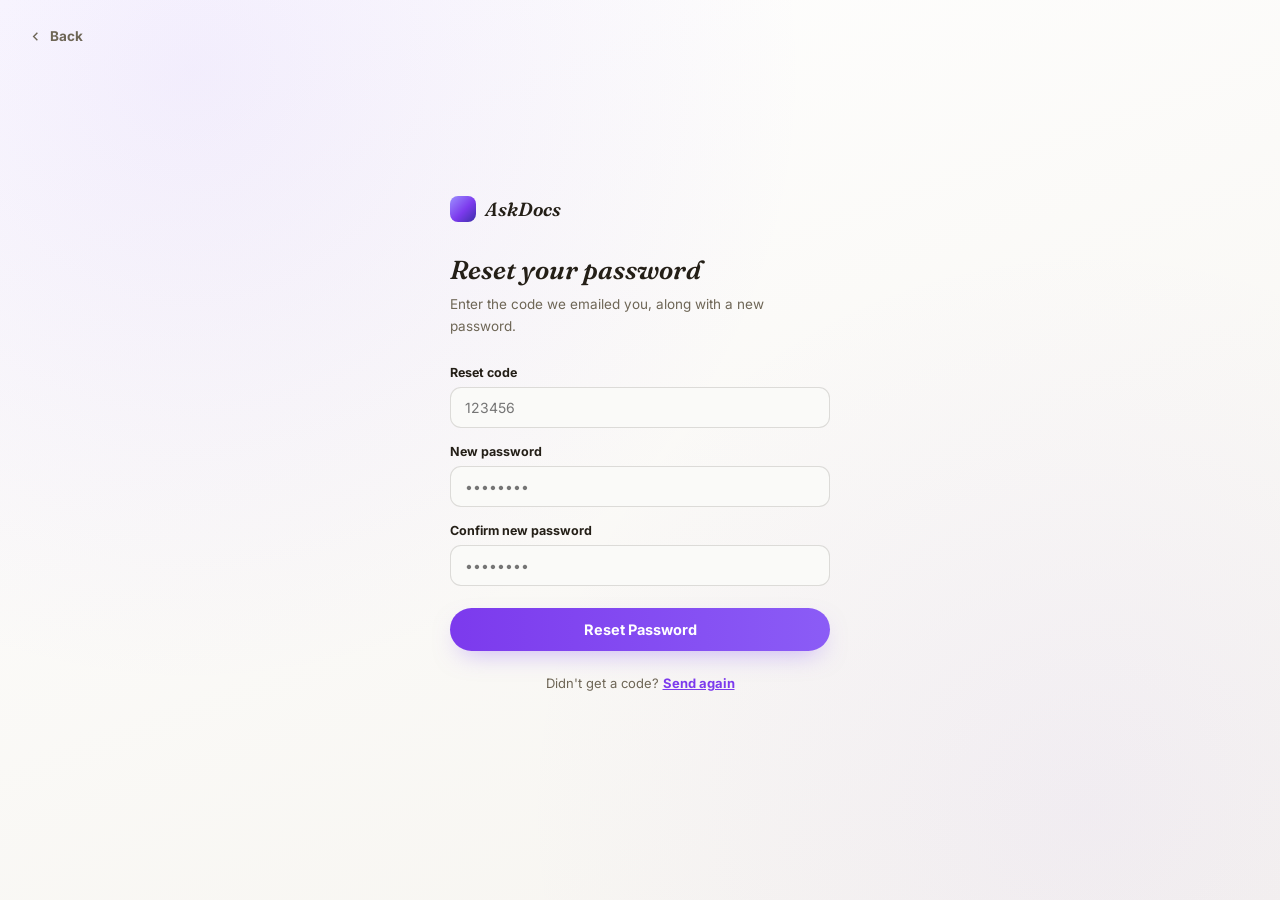
<file: frontend/pages/reset-password.html>
<!DOCTYPE html>
<html lang="en">
<head>
<meta charset="UTF-8">
<meta name="viewport" content="width=device-width, initial-scale=1.0">
<title>Reset Password | AskDocs</title>

<link rel="preconnect" href="https://fonts.googleapis.com">
<link rel="preconnect" href="https://fonts.gstatic.com" crossorigin>
<link href="https://fonts.googleapis.com/css2?family=Inter:wght@400;500;600;700;800&family=Fraunces:ital,wght@0,600;0,700;1,500;1,600&display=swap" rel="stylesheet">

<style>
:root{
  --purple:#8B5CF6;--purple-dark:#7C3AED;--purple-deep:#D8CCFF;
  --page-ink:#241F17;--page-ink-soft:#6E6656;
  --font-display:'Fraunces', serif;--radius-pill:999px;--ease:cubic-bezier(.4,0,.2,1);
}
*,*::before,*::after{box-sizing:border-box}
html,body{height:100%}
body{
  margin:0;font-family:'Inter',-apple-system,sans-serif;
  color:var(--page-ink);-webkit-font-smoothing:antialiased;
  display:flex;align-items:center;justify-content:center;min-height:100vh;
  padding:28px;
  background:
    radial-gradient(circle at 15% 8%, rgba(139,92,246,.1), transparent 45%),
    radial-gradient(circle at 85% 90%, rgba(139,92,246,.06), transparent 42%),
    linear-gradient(160deg, #FFFFFF 0%, #F6F4EF 100%);
}

.back-link{
  position:fixed;top:28px;left:28px;
  display:flex;align-items:center;gap:7px;
  font-size:13.5px;font-weight:700;color:var(--page-ink-soft);text-decoration:none;
}
.back-link:hover{color:var(--purple-dark)}

.card{width:100%;max-width:380px}

.logo{
  display:flex;align-items:center;gap:9px;margin-bottom:32px;
  font-family:var(--font-display);font-style:italic;font-weight:600;
  font-size:19px;color:var(--page-ink);
}
.logo::before{
  content:"";width:26px;height:26px;border-radius:8px;flex-shrink:0;
  background:linear-gradient(135deg,#9C90FF,#7C3AED 55%,#3B2FA8);
}

h1{font-family:var(--font-display);font-style:italic;font-weight:600;font-size:26px;margin:0 0 8px}
.subtitle{font-size:13.5px;color:var(--page-ink-soft);margin:0 0 28px;line-height:1.6}
.subtitle strong{color:var(--page-ink)}

.field{margin-bottom:16px}
.field label{display:block;font-size:12.5px;font-weight:700;margin-bottom:7px}
.field input{
  width:100%;padding:11px 14px;border-radius:11px;
  background:#FAFAF8;border:1.5px solid rgba(36,31,23,.14);
  color:var(--page-ink);font-family:inherit;font-size:14px;
  transition:border-color .15s var(--ease);
}
.field input:focus{outline:none;border-color:var(--purple);background:#fff}

.primary-btn{
  width:100%;padding:13px;border:none;border-radius:var(--radius-pill);
  background:linear-gradient(90deg,var(--purple-dark),var(--purple));color:#fff;
  font-family:inherit;font-size:14.5px;font-weight:700;cursor:pointer;
  box-shadow:0 10px 26px -10px rgba(139,92,246,.5);
  transition:filter .15s var(--ease);
  margin-top:6px;
}
.primary-btn:hover{filter:brightness(1.08)}
.primary-btn:disabled{opacity:.6;cursor:not-allowed}

.switch-link{text-align:center;font-size:13px;color:var(--page-ink-soft);margin-top:24px}
.switch-link a{color:var(--purple-dark);font-weight:700}

.message-box{
  padding:11px 14px;border-radius:10px;font-size:12.5px;font-weight:600;
  margin-bottom:18px;display:none;
}
.message-box.error{display:block;background:rgba(235,90,80,.1);border:1px solid rgba(235,90,80,.3);color:#C23F36}
.message-box.success{display:block;background:rgba(46,204,145,.1);border:1px solid rgba(46,204,145,.3);color:#1D9A6C}
</style>
</head>
<body>

<a href="forgot-password.html" class="back-link">
  <svg width="15" height="15" viewBox="0 0 24 24" fill="none" stroke="currentColor" stroke-width="2.2"><path d="M15 6l-6 6 6 6"/></svg>
  Back
</a>

<div class="card">
  <div class="logo">AskDocs</div>

  <h1>Reset your password</h1>
  <p class="subtitle" id="subtitleText">Enter the code we emailed you, along with a new password.</p>

  <div id="messageBox" class="message-box"></div>

  <form id="resetForm">
    <div class="field">
      <label for="token">Reset code</label>
      <input type="text" id="token" placeholder="123456" required inputmode="numeric" maxlength="6">
    </div>

    <div class="field">
      <label for="newPassword">New password</label>
      <input type="password" id="newPassword" placeholder="••••••••" required minlength="6" autocomplete="new-password">
    </div>

    <div class="field">
      <label for="confirmPassword">Confirm new password</label>
      <input type="password" id="confirmPassword" placeholder="••••••••" required minlength="6" autocomplete="new-password">
    </div>

    <button type="submit" class="primary-btn" id="resetBtn">Reset Password</button>
  </form>

  <p class="switch-link">Didn't get a code? <a href="forgot-password.html">Send again</a></p>
</div>

<script>
  const API_URL = "http://127.0.0.1:8000";

  // If we arrived here from forgot-password.html, show which email
  // this is for — purely informational, the backend only needs the
  // token, not the email, to reset the password.
  (function () {
    const params = new URLSearchParams(window.location.search);
    const email = params.get("email");
    if (email) {
      document.getElementById("subtitleText").innerHTML =
        "Enter the code sent to <strong>" + email + "</strong>, along with a new password.";
    }
  })();

  function showMessage(text, type) {
    const box = document.getElementById("messageBox");
    box.textContent = text;
    box.className = "message-box " + type;
  }

  document.getElementById("resetForm").addEventListener("submit", async function (e) {

    e.preventDefault();

    const token = document.getElementById("token").value.trim();
    const newPassword = document.getElementById("newPassword").value;
    const confirmPassword = document.getElementById("confirmPassword").value;
    const resetBtn = document.getElementById("resetBtn");

    if (newPassword !== confirmPassword) {
      showMessage("Passwords don't match.", "error");
      return;
    }

    resetBtn.disabled = true;
    resetBtn.textContent = "Resetting…";

    try {

      const response = await fetch(API_URL + "/auth/reset-password", {
        method: "POST",
        headers: { "Content-Type": "application/json" },
        body: JSON.stringify({ token, new_password: newPassword })
      });

      const data = await response.json();

      if (!response.ok) {
        throw new Error(data.detail || "Could not reset password");
      }

      showMessage("Password updated! Redirecting to login…", "success");

      setTimeout(function () {
        window.location.href = "login.html";
      }, 1200);

    }
    catch (error) {

      console.error("[reset-password] failed:", error);
      showMessage(error.message || "Something went wrong. Please try again.", "error");

    }
    finally {

      resetBtn.disabled = false;
      resetBtn.textContent = "Reset Password";

    }

  });
</script>
</body>
</html>
</file>
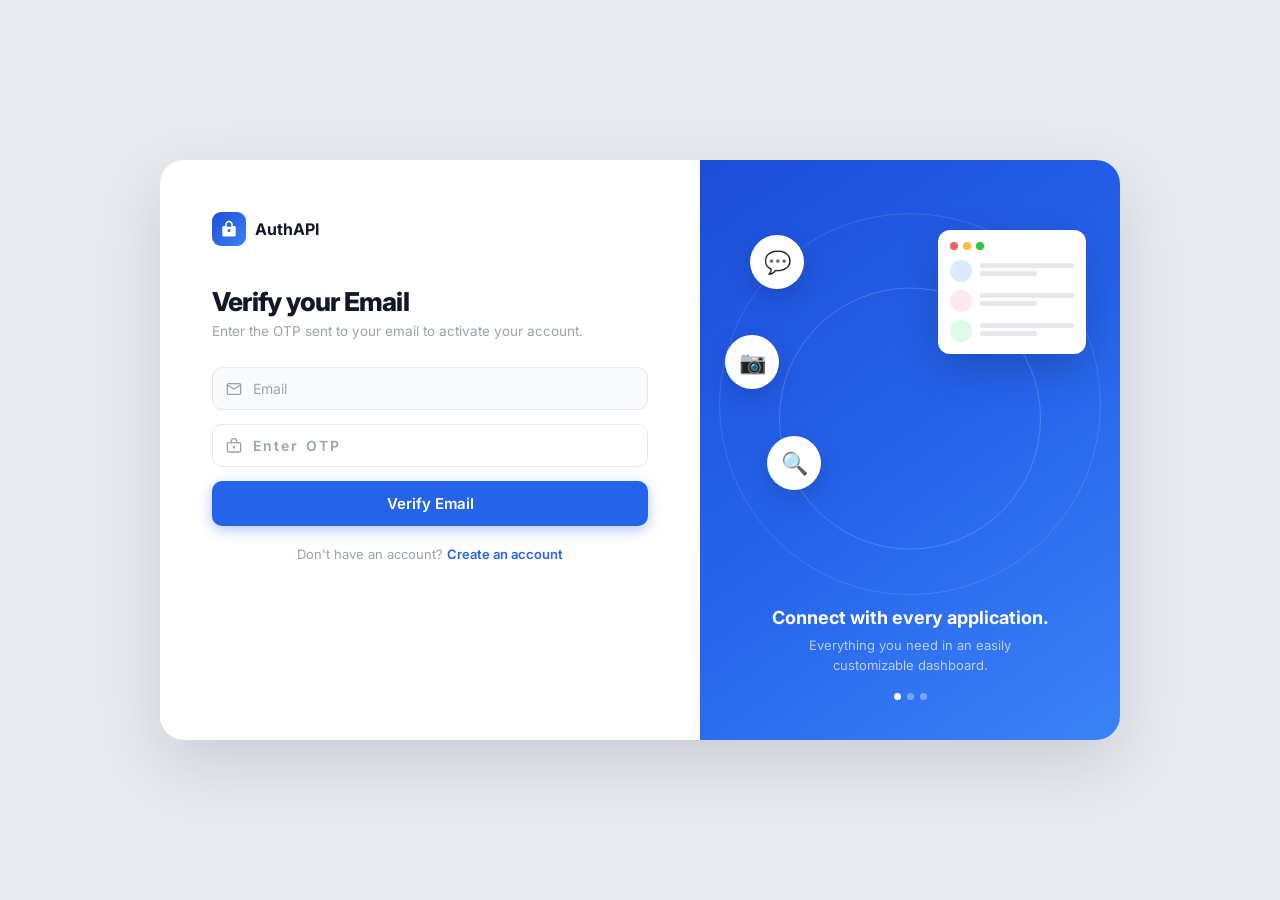
<file: frontend/pages/verify-email.html>
<!DOCTYPE html>
<html>
<head>
  <title>AuthAPI Verify Email</title>
  <style>
    @import url('https://fonts.googleapis.com/css2?family=Inter:wght@400;500;600;700;800&display=swap');

    * { margin: 0; padding: 0; box-sizing: border-box; font-family: "Inter", sans-serif; }

    body {
      min-height: 100vh;
      background: #e8eaf0;
      display: flex;
      align-items: center;
      justify-content: center;
      padding: 20px;
    }

    /* ── Main card ── */
    .card {
      display: flex;
      width: 100%;
      max-width: 960px;
      min-height: 580px;
      background: #fff;
      border-radius: 24px;
      overflow: hidden;
      box-shadow: 0 24px 64px rgba(0,0,0,0.12);
    }

    /* ── LEFT panel ── */
    .left {
      flex: 1;
      padding: 52px 52px 44px;
      display: flex;
      flex-direction: column;
    }

    .brand {
      display: flex;
      align-items: center;
      gap: 9px;
      margin-bottom: 40px;
    }

    .brand-icon {
      width: 34px; height: 34px;
      background: linear-gradient(135deg, #1d4ed8, #3b82f6);
      border-radius: 9px;
      display: flex; align-items: center; justify-content: center;
    }

    .brand-icon svg { width: 18px; height: 18px; fill: white; }
    .brand-name { font-size: 16px; font-weight: 700; color: #111827; }

    .left h2 {
      font-size: 26px;
      font-weight: 800;
      color: #111827;
      letter-spacing: -0.03em;
      margin-bottom: 6px;
    }

    .left .sub {
      font-size: 13.5px;
      color: #9ca3af;
      margin-bottom: 28px;
    }

    /* Social buttons */
    .socials {
      display: flex;
      gap: 12px;
      margin-bottom: 24px;
    }

    .social-btn {
      flex: 1;
      display: flex;
      align-items: center;
      justify-content: center;
      gap: 8px;
      padding: 11px;
      border: 1.5px solid #e5e7eb;
      border-radius: 10px;
      background: #fff;
      font-size: 13.5px;
      font-weight: 600;
      color: #374151;
      cursor: pointer;
      transition: border-color 0.15s, background 0.15s;
      text-decoration: none;
    }

    .social-btn:hover { border-color: #d1d5db; background: #f9fafb; }
    .social-btn svg { width: 18px; height: 18px; }

    /* Divider */
    .divider {
      display: flex;
      align-items: center;
      gap: 12px;
      margin-bottom: 22px;
      color: #d1d5db;
      font-size: 12px;
    }

    .divider::before, .divider::after {
      content: ''; flex: 1;
      height: 1px; background: #f3f4f6;
    }

    /* Fields */
    .field { margin-bottom: 14px; }

    .input-wrap {
      position: relative;
      display: flex;
      align-items: center;
    }

    .input-icon {
      position: absolute;
      left: 14px;
      color: #9ca3af;
      display: flex;
    }

    .input-icon svg { width: 16px; height: 16px; }

    input[type="email"], input[type="password"], input[type="text"] {
      width: 100%;
      padding: 12px 14px 12px 40px;
      border: 1.5px solid #e5e7eb;
      border-radius: 10px;
      font-size: 14px;
      color: #111827;
      background: #fff;
      transition: border-color 0.2s, box-shadow 0.2s;
    }

    input::placeholder { color: #9ca3af; }

    input:focus {
      outline: none;
      border-color: #2563eb;
      box-shadow: 0 0 0 3px rgba(37,99,235,0.1);
    }

    .pw-toggle {
      position: absolute; right: 12px;
      background: none; border: none;
      color: #9ca3af; cursor: pointer;
      padding: 4px; display: flex;
      width: auto; margin: 0;
      border-radius: 6px;
      transition: color 0.15s;
    }
    .pw-toggle:hover { color: #6b7280; }
    .pw-toggle svg { width: 16px; height: 16px; }

    /* Remember / forgot row */
    .options {
      display: flex;
      align-items: center;
      justify-content: space-between;
      margin-bottom: 22px;
    }

    .remember {
      display: flex;
      align-items: center;
      gap: 8px;
      font-size: 13px;
      color: #6b7280;
      cursor: pointer;
    }

    .remember input[type="checkbox"] {
      width: 16px; height: 16px;
      padding: 0;
      accent-color: #2563eb;
      border-radius: 4px;
      cursor: pointer;
    }

    .forgot { font-size: 13px; color: #2563eb; text-decoration: none; font-weight: 500; }
    .forgot:hover { text-decoration: underline; }

    /* Submit */
    button.submit {
      width: 100%;
      padding: 13px;
      background: #2563eb;
      border: none;
      border-radius: 10px;
      color: white;
      font-size: 15px;
      font-weight: 600;
      cursor: pointer;
      position: relative;
      overflow: hidden;
      transition: background 0.2s, transform 0.1s;
      box-shadow: 0 4px 14px rgba(37,99,235,0.35);
      margin-bottom: 20px;
    }

    button.submit:hover { background: #1d4ed8; }
    button.submit:active { transform: scale(0.99); }

    button.submit.loading .btn-text { opacity: 0; }
    button.submit.loading::before {
      content: '';
      position: absolute;
      width: 18px; height: 18px;
      border: 2px solid rgba(255,255,255,0.35);
      border-top-color: white;
      border-radius: 50%;
      top: 50%; left: 50%;
      transform: translate(-50%, -50%);
      animation: spin 0.7s linear infinite;
    }

    @keyframes spin { to { transform: translate(-50%, -50%) rotate(360deg); } }

    .footer-txt {
      text-align: center;
      font-size: 13px;
      color: #9ca3af;
    }

    .footer-txt a { color: #2563eb; text-decoration: none; font-weight: 600; }
    .footer-txt a:hover { text-decoration: underline; }

    /* Message */
    .message {
      display: none;
      padding: 10px 13px;
      border-radius: 9px;
      font-size: 13px;
      font-weight: 500;
      margin-bottom: 16px;
    }
    .message.error   { display: block; background: #fef2f2; border: 1px solid #fecaca; color: #dc2626; }
    .message.success { display: block; background: #f0fdf4; border: 1px solid #bbf7d0; color: #16a34a; }

    /* ── RIGHT panel ── */
    .right {
      width: 420px;
      background: linear-gradient(145deg, #1d4ed8 0%, #2563eb 50%, #3b82f6 100%);
      display: flex;
      flex-direction: column;
      align-items: center;
      justify-content: flex-end;
      padding: 40px;
      position: relative;
      overflow: hidden;
    }

    /* Glowing circles */
    .right::before {
      content: '';
      position: absolute;
      width: 380px; height: 380px;
      border-radius: 50%;
      border: 1px solid rgba(255,255,255,0.12);
      top: 50%; left: 50%;
      transform: translate(-50%, -62%);
    }

    .right::after {
      content: '';
      position: absolute;
      width: 260px; height: 260px;
      border-radius: 50%;
      border: 1px solid rgba(255,255,255,0.18);
      top: 50%; left: 50%;
      transform: translate(-50%, -62%);
    }

    /* Floating app icons */
    .apps {
      position: absolute;
      top: 0; left: 0; right: 0;
      height: 72%;
      pointer-events: none;
    }

    .app-icon {
      position: absolute;
      width: 54px; height: 54px;
      background: white;
      border-radius: 50%;
      display: flex; align-items: center; justify-content: center;
      box-shadow: 0 8px 24px rgba(0,0,0,0.15);
      font-size: 22px;
      animation: float 4s ease-in-out infinite alternate;
    }

    .app-icon:nth-child(1) { top: 18%; left: 12%; animation-delay: 0s; }
    .app-icon:nth-child(2) { top: 42%; left: 6%;  animation-delay: -1.5s; }
    .app-icon:nth-child(3) { top: 66%; left: 16%; animation-delay: -3s; }

    @keyframes float {
      from { transform: translateY(0px); }
      to   { transform: translateY(-10px); }
    }

    /* Mock UI card */
    .mock-card {
      position: absolute;
      top: 12%;
      right: 8%;
      width: 148px;
      background: white;
      border-radius: 12px;
      padding: 12px;
      box-shadow: 0 16px 40px rgba(0,0,0,0.18);
    }

    .mock-bar {
      display: flex; gap: 5px;
      margin-bottom: 10px;
    }

    .mock-dot {
      width: 8px; height: 8px;
      border-radius: 50%;
    }

    .mock-row {
      display: flex;
      align-items: center;
      gap: 8px;
      margin-bottom: 8px;
    }

    .mock-avatar {
      width: 22px; height: 22px;
      border-radius: 50%;
      flex-shrink: 0;
    }

    .mock-lines { flex: 1; }
    .mock-line { height: 5px; background: #e5e7eb; border-radius: 3px; margin-bottom: 3px; }
    .mock-line.short { width: 60%; }

    /* Right bottom text */
    .right-text { position: relative; z-index: 2; text-align: center; }
    .right-text h3 { font-size: 18px; font-weight: 700; color: white; margin-bottom: 8px; }
    .right-text p  { font-size: 13px; color: rgba(255,255,255,0.65); line-height: 1.5; }

    .dots {
      display: flex;
      gap: 6px;
      justify-content: center;
      margin-top: 18px;
    }

    .dot {
      width: 7px; height: 7px;
      border-radius: 50%;
      background: rgba(255,255,255,0.35);
    }

    .dot.active { background: white; }

    /* Responsive */
    @media (max-width: 700px) {
      .right { display: none; }
      .left  { padding: 36px 28px; }
    }
  </style>
</head>
<body>

<div class="card">

  <!-- LEFT -->
  <div class="left">
    <div class="brand">
      <div class="brand-icon">
        <svg viewBox="0 0 24 24"><path d="M12 1C9.24 1 7 3.24 7 6v2H5a2 2 0 0 0-2 2v10a2 2 0 0 0 2 2h14a2 2 0 0 0 2-2V10a2 2 0 0 0-2-2h-2V6c0-2.76-2.24-5-5-5zm0 2c1.66 0 3 1.34 3 4v2H9V6c0-1.66 1.34-3 3-3zm0 9a2 2 0 1 1 0 4 2 2 0 0 1 0-4z"/></svg>
      </div>
      <span class="brand-name">AuthAPI</span>
    </div>

    <h2>Verify your Email</h2>
    <p class="sub">Enter the OTP sent to your email to activate your account.</p>

    <div id="message" class="message"></div>

    <div class="field">
      <div class="input-wrap">
        <span class="input-icon">
          <svg viewBox="0 0 24 24" fill="none" stroke="currentColor" stroke-width="2" stroke-linecap="round" stroke-linejoin="round"><path d="M4 4h16c1.1 0 2 .9 2 2v12c0 1.1-.9 2-2 2H4c-1.1 0-2-.9-2-2V6c0-1.1.9-2 2-2z"/><polyline points="22,6 12,12 2,6"/></svg>
        </span>
        <input type="email" id="email" placeholder="Email" autocomplete="email" style="background:#f9fafb;color:#6b7280;" readonly>
      </div>
    </div>

    <div class="field">
      <div class="input-wrap">
        <span class="input-icon">
          <svg viewBox="0 0 24 24" fill="none" stroke="currentColor" stroke-width="2" stroke-linecap="round" stroke-linejoin="round"><rect x="2" y="7" width="20" height="14" rx="2"/><path d="M16 7V5a4 4 0 0 0-8 0v2"/><circle cx="12" cy="14" r="1" fill="currentColor"/></svg>
        </span>
        <input type="text" id="otp" placeholder="Enter OTP" autocomplete="one-time-code" maxlength="6" style="letter-spacing:0.15em;font-weight:600;">
      </div>
    </div>



    <button class="submit" id="verifyBtn" onclick="verifyEmail()">
      <span class="btn-text">Verify Email</span>
    </button>

    <p class="footer-txt">Don't have an account? <a href="register.html">Create an account</a></p>
  </div>

  <!-- RIGHT -->
  <div class="right">
    <!-- Floating app icons -->
    <div class="apps">
      <div class="app-icon">💬</div>
      <div class="app-icon">📷</div>
      <div class="app-icon">🔍</div>
    </div>

    <!-- Mock UI card -->
    <div class="mock-card">
      <div class="mock-bar">
        <div class="mock-dot" style="background:#ff5f57"></div>
        <div class="mock-dot" style="background:#febc2e"></div>
        <div class="mock-dot" style="background:#28c840"></div>
      </div>
      <div class="mock-row">
        <div class="mock-avatar" style="background:#dbeafe"></div>
        <div class="mock-lines"><div class="mock-line"></div><div class="mock-line short"></div></div>
      </div>
      <div class="mock-row">
        <div class="mock-avatar" style="background:#fce7f3"></div>
        <div class="mock-lines"><div class="mock-line"></div><div class="mock-line short"></div></div>
      </div>
      <div class="mock-row" style="margin-bottom:0">
        <div class="mock-avatar" style="background:#dcfce7"></div>
        <div class="mock-lines"><div class="mock-line"></div><div class="mock-line short"></div></div>
      </div>
    </div>

    <!-- Bottom text -->
    <div class="right-text">
      <h3>Connect with every application.</h3>
      <p>Everything you need in an easily<br>customizable dashboard.</p>
      <div class="dots">
        <div class="dot active"></div>
        <div class="dot"></div>
        <div class="dot"></div>
      </div>
    </div>
  </div>

</div>

<script src="script.js"></script>
<script>
  // Auto-fill email from localStorage
  window.onload = function() {
    const email = localStorage.getItem("verify_email");
    if (email) document.getElementById("email").value = email;
  };

  function showMessage(text, type) {
    const el = document.getElementById("message");
    el.textContent = text;
    el.className = "message " + type;
  }

  async function verifyEmail() {
    const email = document.getElementById("email").value;
    const otp   = document.getElementById("otp").value;
    const btn   = document.getElementById("verifyBtn");

    btn.classList.add("loading");
    btn.disabled = true;

    const response = await fetch(`${API_URL}/verify-email`, {
      method: "POST",
      headers: { "Content-Type": "application/json" },
      body: JSON.stringify({ email, otp })
    });

    const data = await response.json();
    btn.classList.remove("loading");
    btn.disabled = false;

    if (response.ok) {
      localStorage.removeItem("verify_email");
      showMessage("Email verified! Redirecting to login...", "success");
      setTimeout(() => { window.location.href = "login.html"; }, 1500);
    } else {
      showMessage(data.detail || "Verification failed", "error");
    }
  }
</script>

</body>
</html>
</file>
